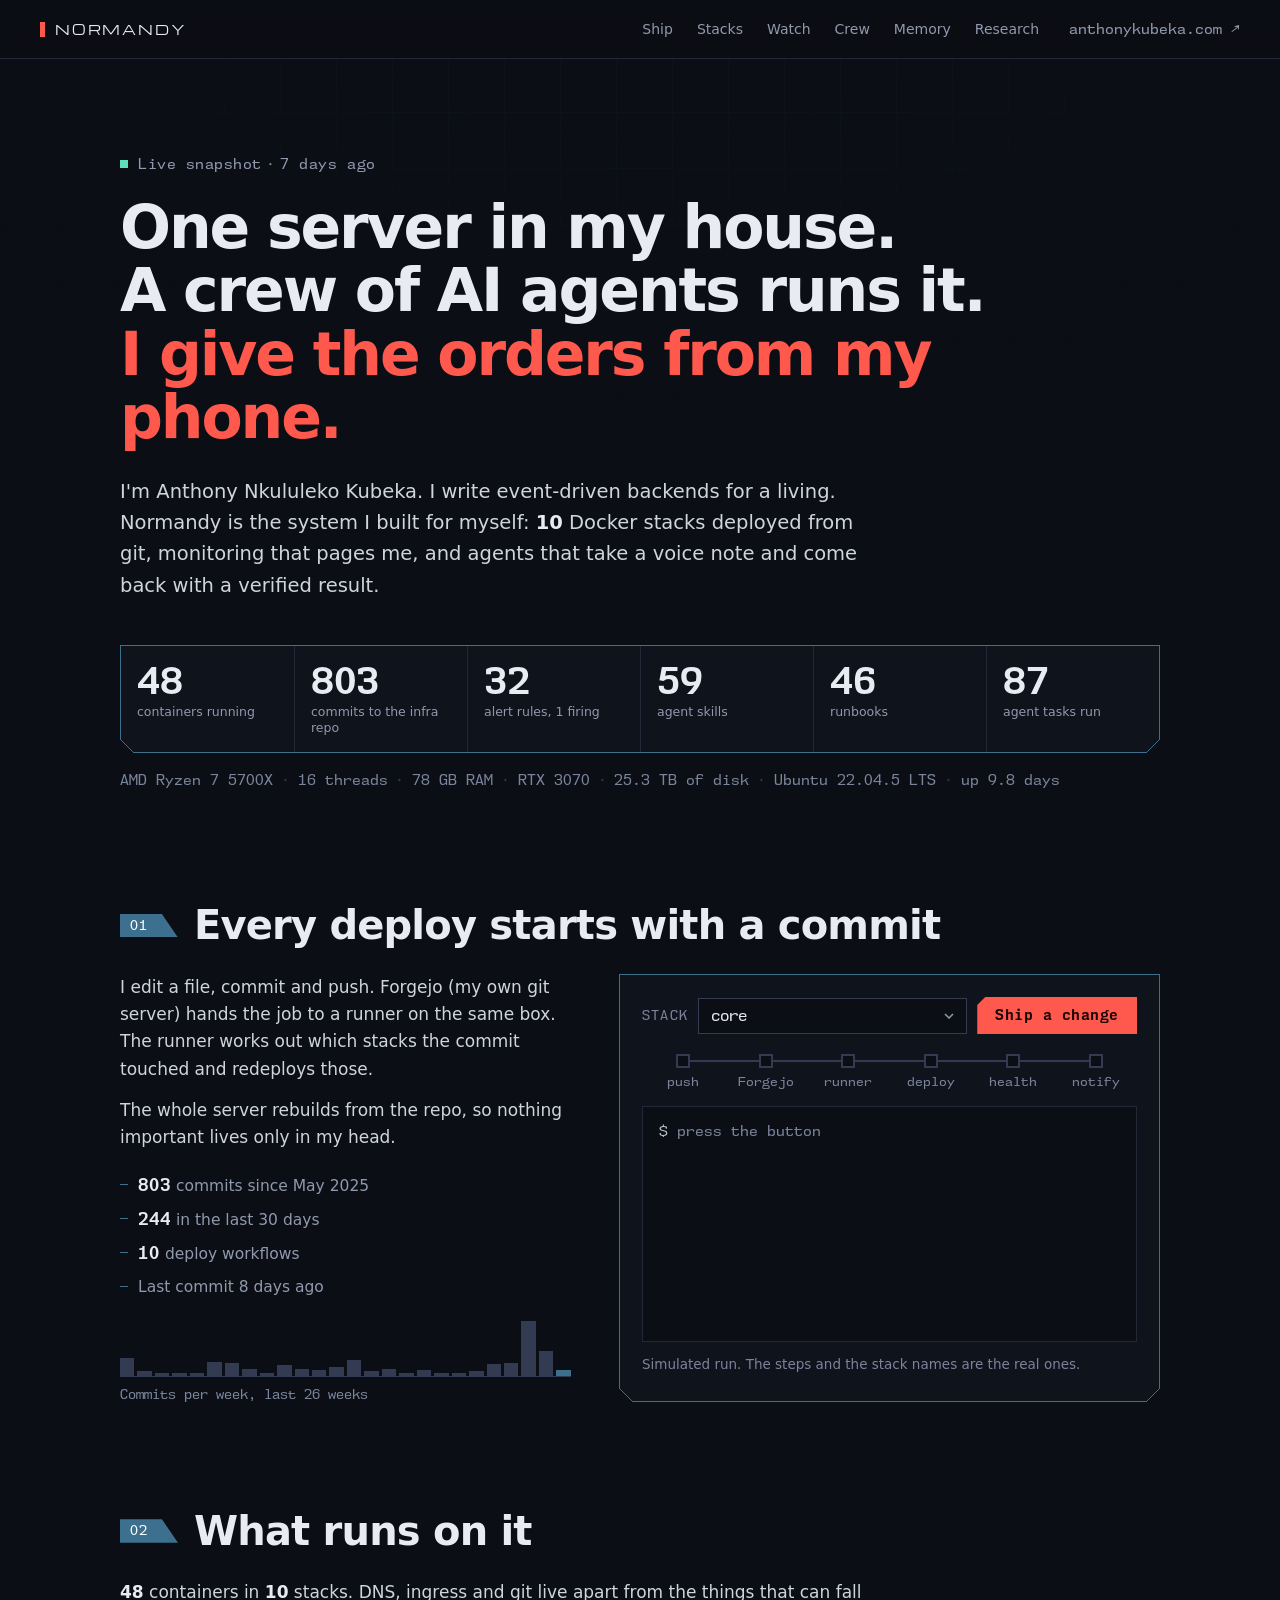
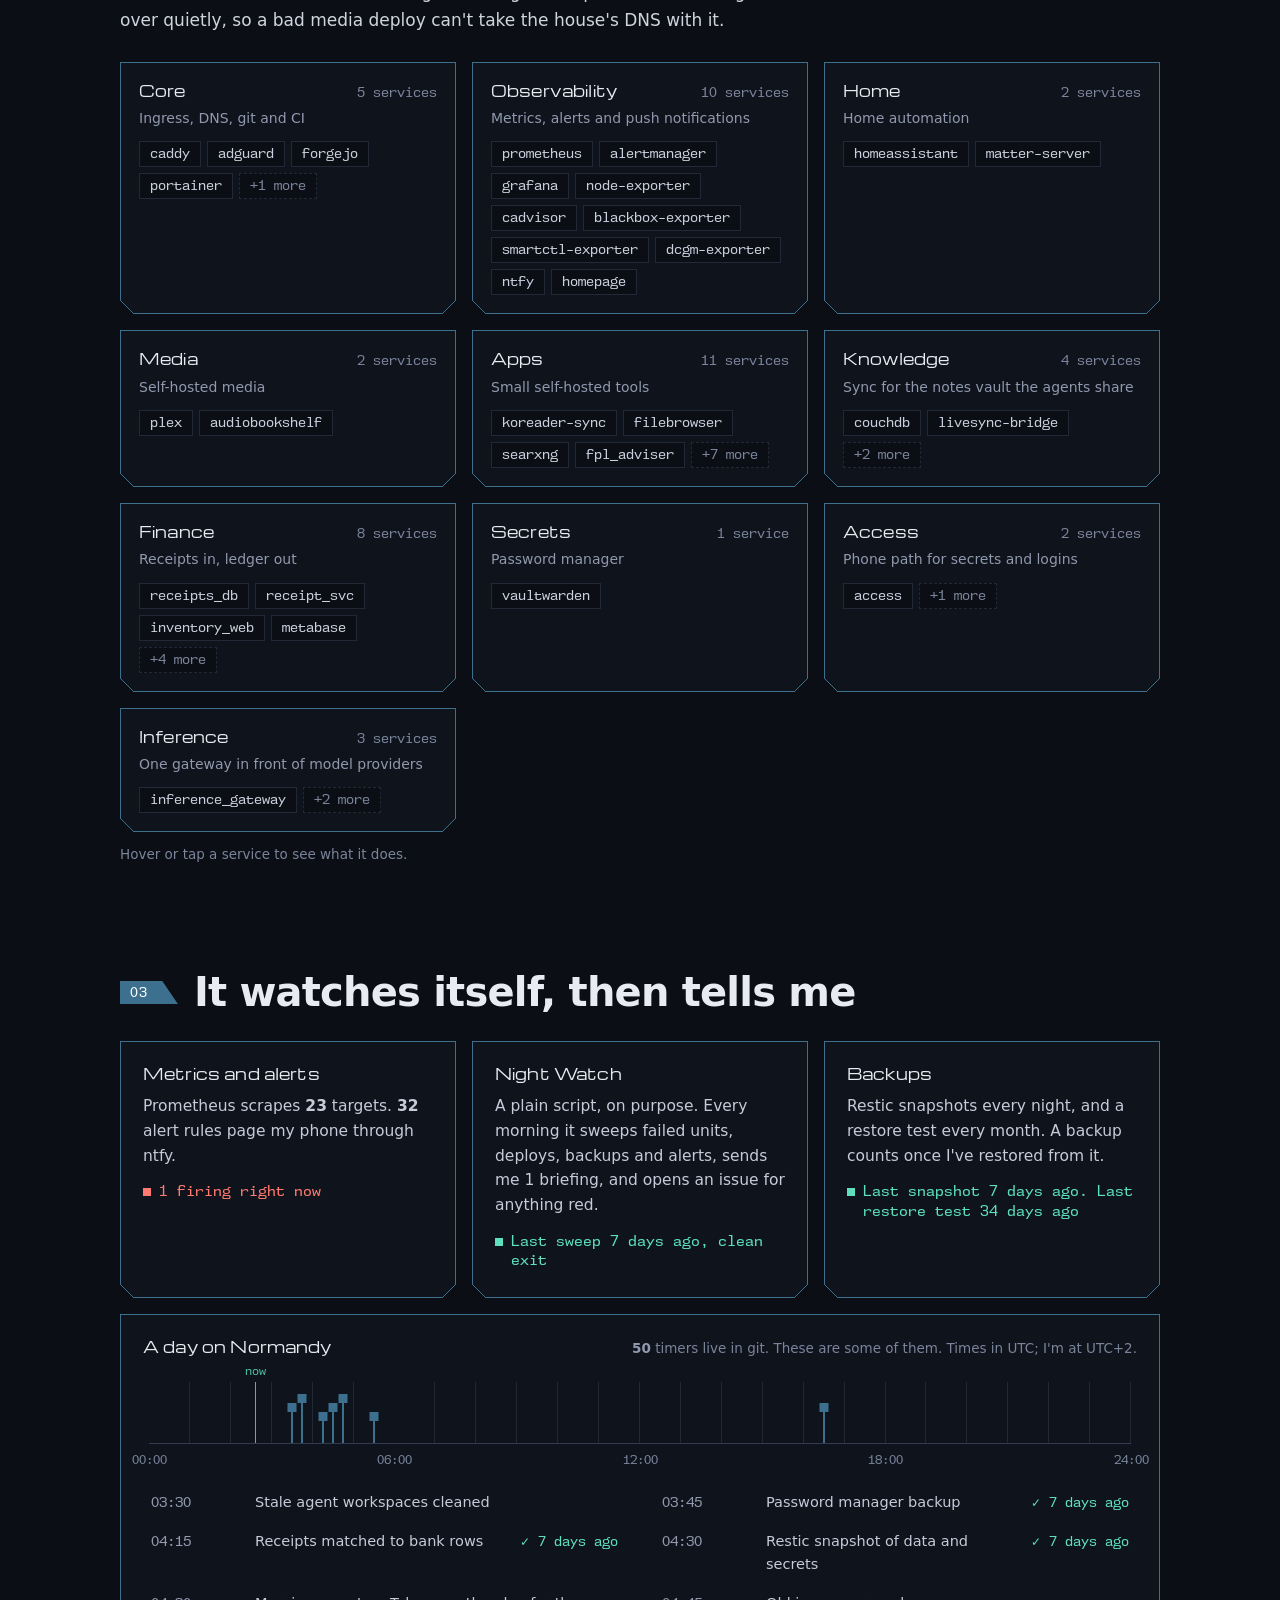
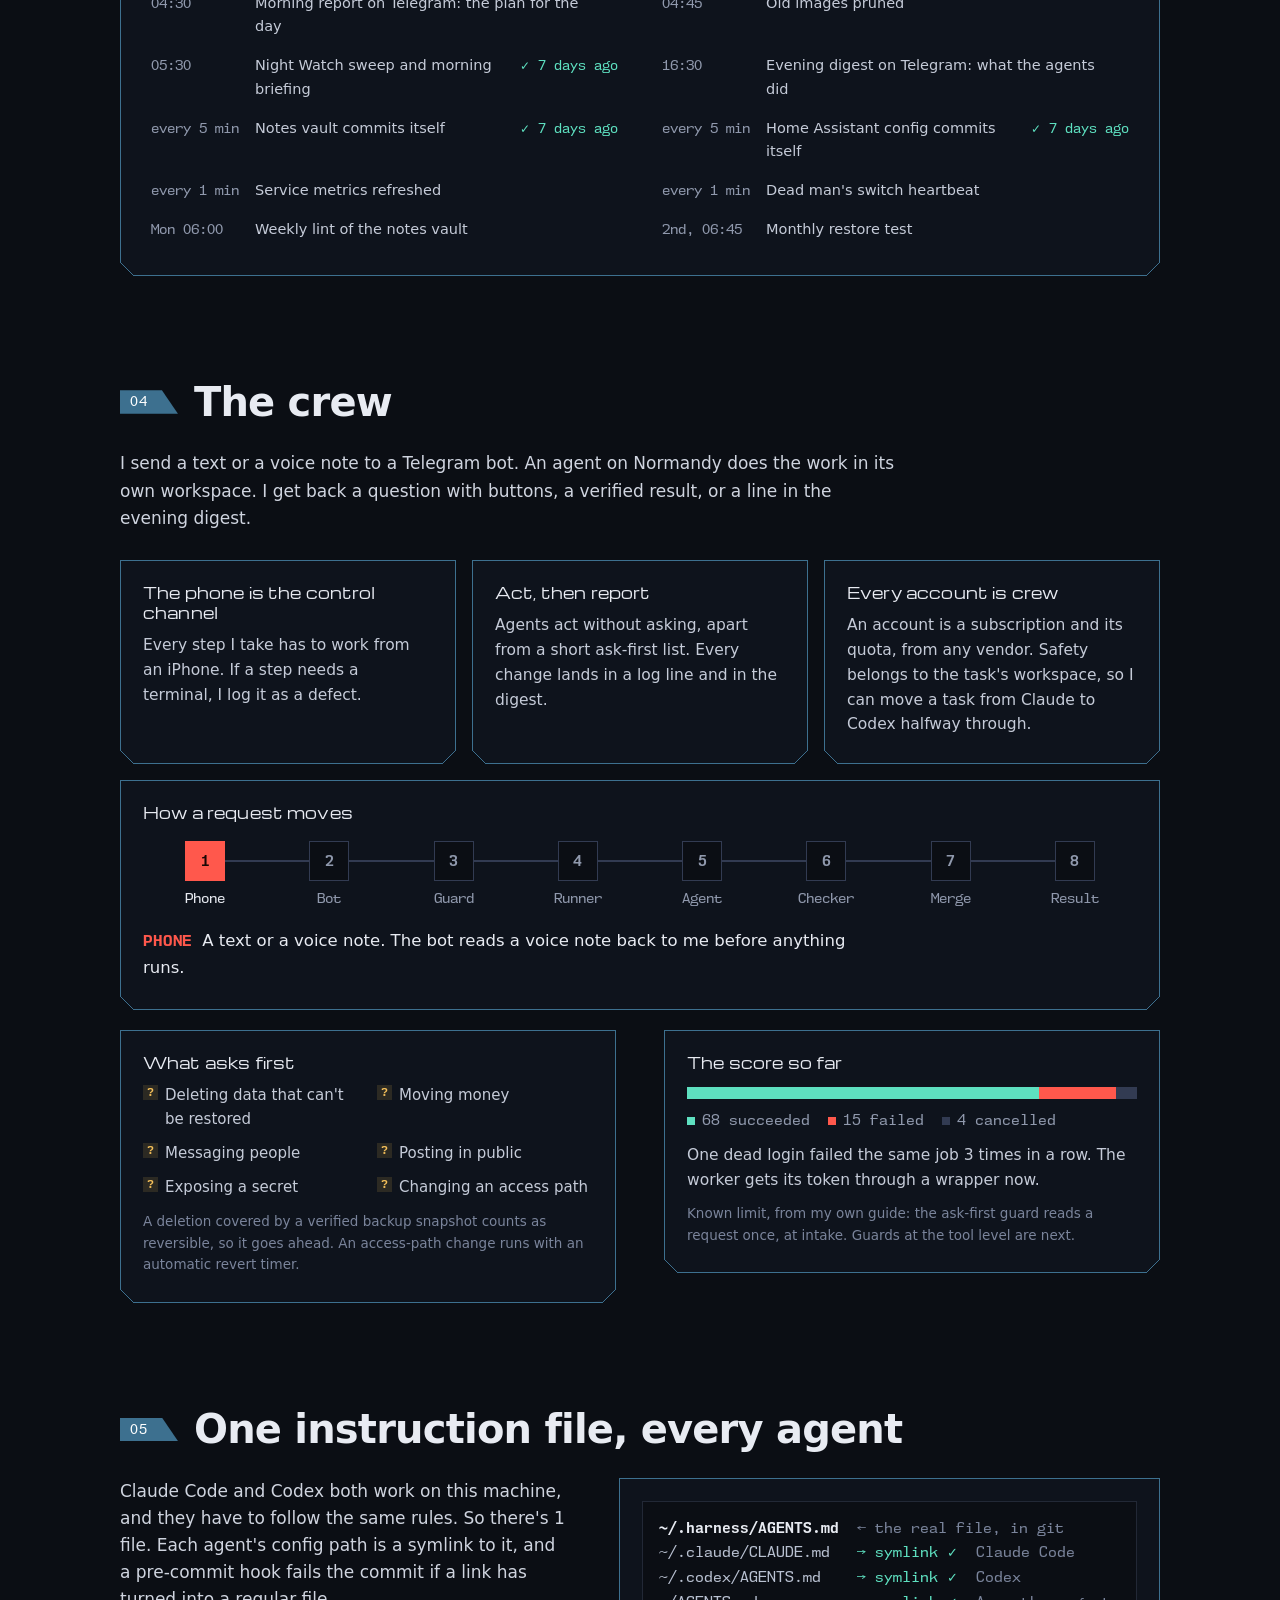
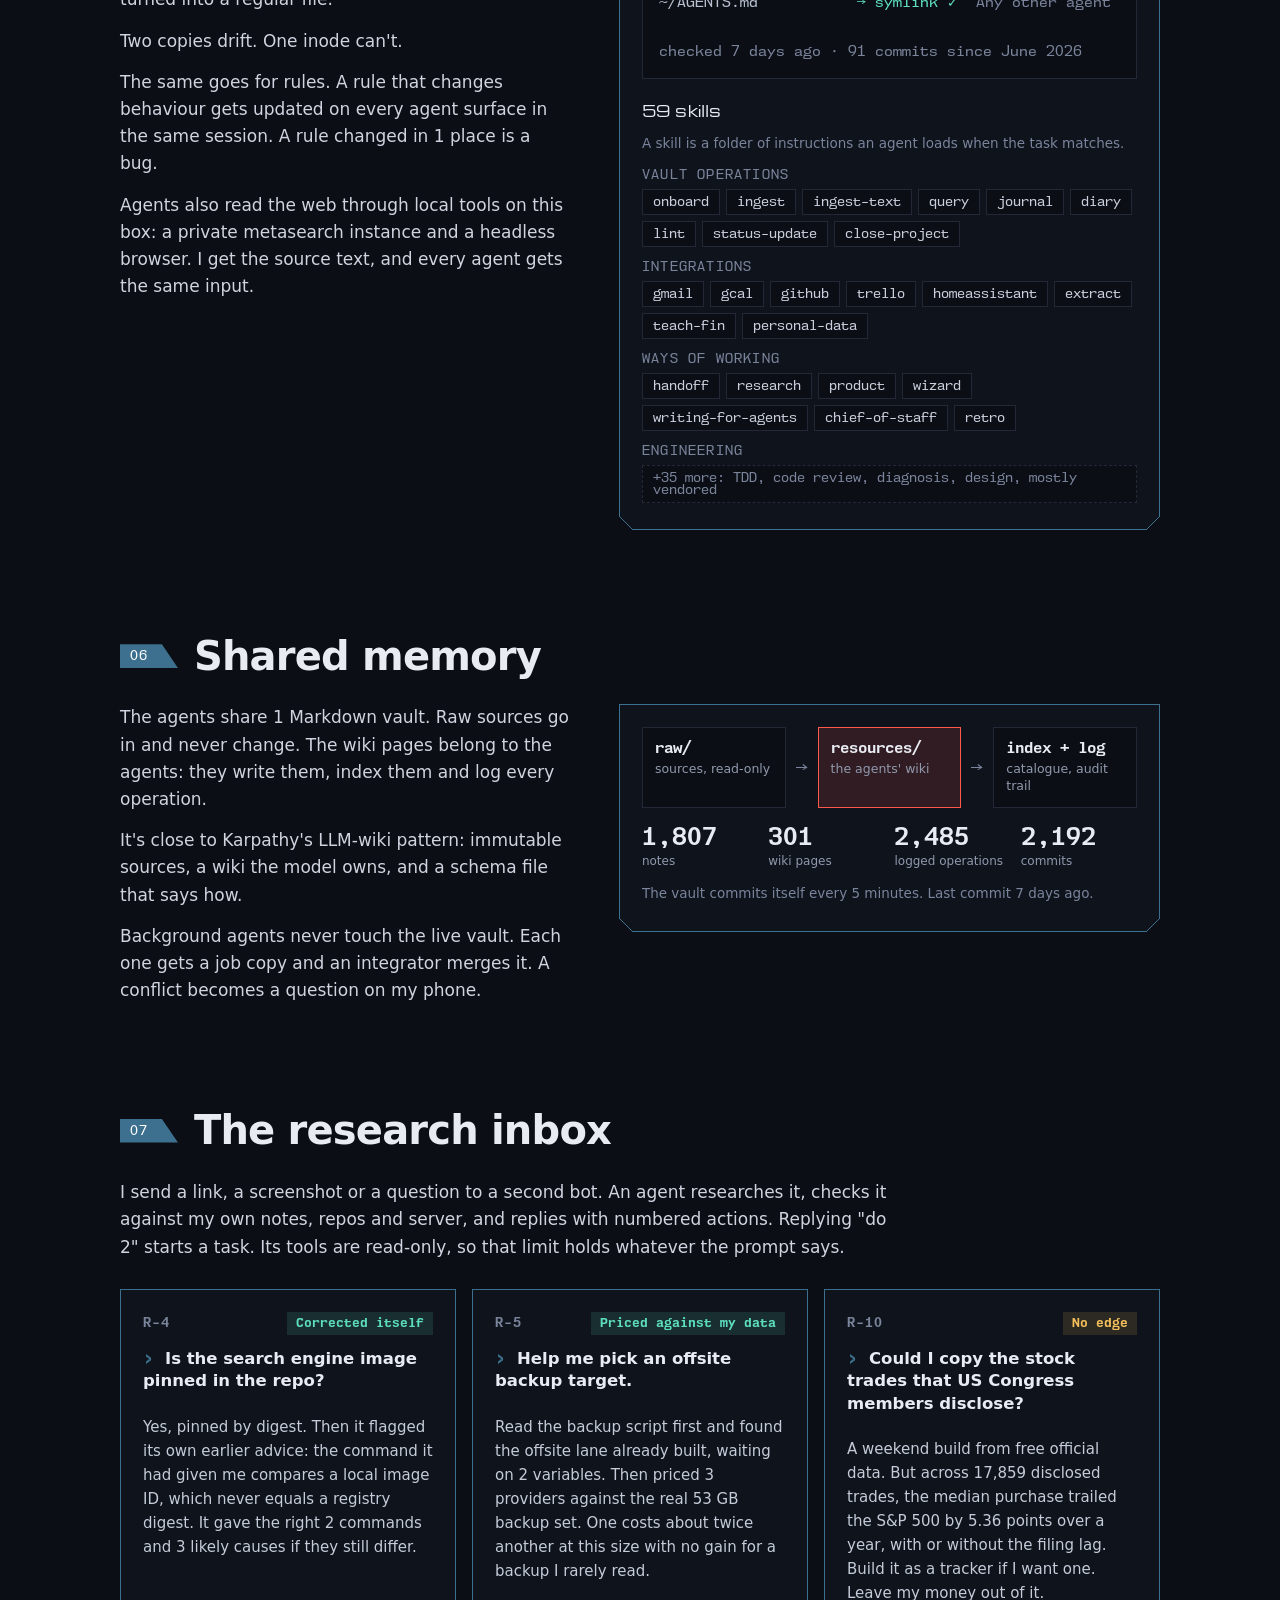
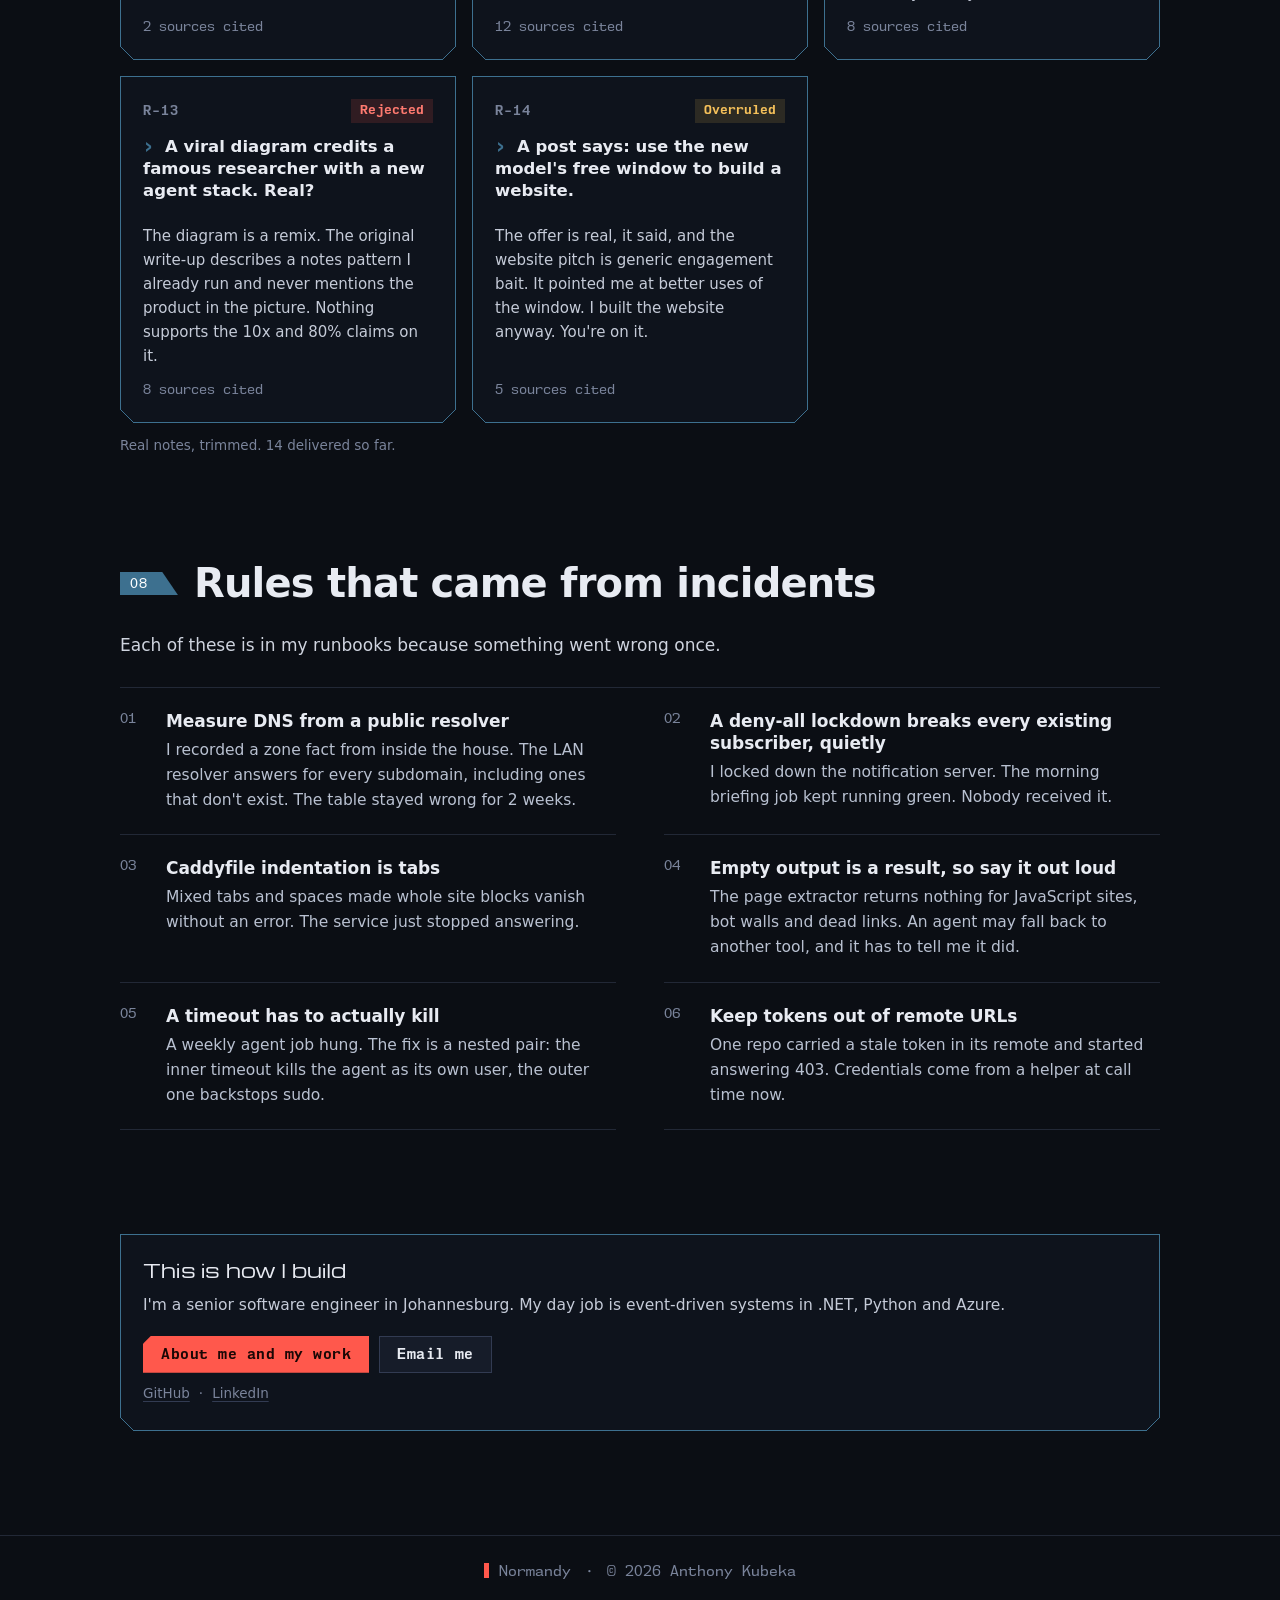
<file: index.html>
<!doctype html>
<html lang="en">
<head>
  <meta charset="utf-8">
  <title>Normandy: a homelab run by AI agents | Anthony Kubeka</title>
  <meta name="viewport" content="width=device-width, initial-scale=1">
  <meta name="description" content="One server in my house, 10 Docker stacks deployed from git, and a crew of AI agents I direct from my phone. A live snapshot of the system Anthony Kubeka built.">
  <meta http-equiv="Content-Security-Policy" content="default-src 'self'; script-src 'self'; style-src 'self' 'unsafe-inline'; img-src 'self' data:; object-src 'none'; base-uri 'self'; form-action 'none'">
  <meta name="color-scheme" content="dark">
  <meta name="theme-color" content="#0b0e14">
  <meta property="og:title" content="Normandy: a homelab run by AI agents">
  <meta property="og:description" content="One server, 10 stacks deployed from git, and a crew of AI agents directed from a phone. Live snapshot.">
  <meta property="og:type" content="website">
  <meta property="og:url" content="https://demo.anthonykubeka.com/">
  <meta property="og:image" content="https://demo.anthonykubeka.com/assets/og.png">
  <meta property="og:image:width" content="1200">
  <meta property="og:image:height" content="630">
  <meta name="twitter:card" content="summary_large_image">
  <link rel="icon" type="image/svg+xml" href="assets/icon.svg">
  <link rel="stylesheet" href="design/normandy.css">
  <link rel="stylesheet" href="styles.css">
</head>
<body>
  <a class="skip" href="#main">Skip to content</a>

  <header class="top">
    <a class="top__brand" href="#main" aria-label="Normandy, top of page">
      <span class="stripe" aria-hidden="true"></span>NORMANDY
    </a>
    <nav class="top__nav" aria-label="Sections">
      <a href="#ship">Ship</a>
      <a href="#stacks">Stacks</a>
      <a href="#watch">Watch</a>
      <a href="#crew">Crew</a>
      <a href="#memory">Memory</a>
      <a href="#research">Research</a>
    </nav>
    <a class="top__out" href="https://anthonykubeka.com">anthonykubeka.com&nbsp;↗</a>
  </header>

  <main id="main">

    <!-- ───────────── Hero ───────────── -->
    <section class="hero">
      <p class="eyebrow"><span class="pulse" aria-hidden="true"></span>Live snapshot <span class="sep">·</span> <span data-rel="generated_at">loading</span></p>
      <h1>One server in my house.<br>A crew of AI agents runs it.<br><span class="accent">I give the orders from my phone.</span></h1>
      <p class="lede">
        I'm Anthony Nkululeko Kubeka. I write event-driven backends for a living. Normandy is the system I built for myself:
        <b data-bind="stacks.total_stacks">10</b> Docker stacks deployed from git, monitoring that pages me,
        and agents that take a voice note and come back with a verified result.
      </p>

      <dl class="stats" aria-label="Current numbers">
        <div class="stat"><dt>containers running</dt><dd data-bind="containers.running">–</dd></div>
        <div class="stat"><dt>commits to the infra repo</dt><dd data-bind="repo.commits">–</dd></div>
        <div class="stat"><dt>alert rules, <span data-bind="observability.alerts_firing">0</span> firing</dt><dd data-bind="observability.alert_rules">–</dd></div>
        <div class="stat"><dt>agent skills</dt><dd data-bind="harness.skills_total">–</dd></div>
        <div class="stat"><dt>runbooks</dt><dd data-bind="vault.runbooks">–</dd></div>
        <div class="stat"><dt>agent tasks run</dt><dd data-bind="tasks.total">–</dd></div>
      </dl>

      <p class="hardware" id="hardware" aria-label="Hardware"></p>
    </section>

    <!-- ───────────── 01 Ship ───────────── -->
    <section id="ship" class="section">
      <header class="section__head">
        <p class="num">01</p>
        <h2>Every deploy starts with a commit</h2>
      </header>
      <div class="cols">
        <div class="prose">
          <p>I edit a file, commit and push. Forgejo (my own git server) hands the job to a runner on the same box. The runner works out which stacks the commit touched and redeploys those.</p>
          <p>The whole server rebuilds from the repo, so nothing important lives only in my head.</p>
          <ul class="facts">
            <li><b data-bind="repo.commits">–</b> commits since <span data-month="repo.first_commit">2025</span></li>
            <li><b data-bind="repo.commits_30d">–</b> in the last 30 days</li>
            <li><b data-bind="repo.workflows">–</b> deploy workflows</li>
            <li>Last commit <span data-rel="repo.last_commit">–</span></li>
          </ul>
          <div class="activity" id="activity" role="img" aria-label="Commits per week"></div>
          <p class="caption activity__cap">Commits per week, last 26 weeks</p>
        </div>

        <div class="panel pipeline" id="pipeline">
          <div class="pipeline__bar">
            <label for="pipeline-stack">Stack</label>
            <select id="pipeline-stack"></select>
            <button class="btn" id="pipeline-run" type="button">Ship a change</button>
          </div>
          <ol class="pipeline__steps" id="pipeline-steps">
            <li data-step="0"><span class="node"></span>push</li>
            <li data-step="1"><span class="node"></span>Forgejo</li>
            <li data-step="2"><span class="node"></span>runner</li>
            <li data-step="3"><span class="node"></span>deploy</li>
            <li data-step="4"><span class="node"></span>health</li>
            <li data-step="5"><span class="node"></span>notify</li>
          </ol>
          <pre class="log" id="pipeline-log" aria-live="polite">$ <span class="dim">press the button</span></pre>
          <p class="caption">Simulated run. The steps and the stack names are the real ones.</p>
        </div>
      </div>
    </section>

    <!-- ───────────── 02 Stacks ───────────── -->
    <section id="stacks" class="section">
      <header class="section__head">
        <p class="num">02</p>
        <h2>What runs on it</h2>
      </header>
      <p class="prose prose--wide">
        <b data-bind="containers.running">–</b> containers in <b data-bind="stacks.total_stacks">–</b> stacks.
        DNS, ingress and git live apart from the things that can fall over quietly, so a bad media deploy can't take the house's DNS with it.
      </p>
      <div class="grid grid--stacks" id="stack-grid"></div>
      <p class="caption">Hover or tap a service to see what it does.</p>
    </section>

    <!-- ───────────── 03 Watch ───────────── -->
    <section id="watch" class="section">
      <header class="section__head">
        <p class="num">03</p>
        <h2>It watches itself, then tells me</h2>
      </header>
      <div class="grid grid--3">
        <article class="card">
          <h3>Metrics and alerts</h3>
          <p>Prometheus scrapes <b data-bind="observability.targets_up">–</b> targets. <b data-bind="observability.alert_rules">–</b> alert rules page my phone through ntfy.</p>
          <p class="status" id="alert-status"></p>
        </article>
        <article class="card">
          <h3>Night Watch</h3>
          <p>A plain script, on purpose. Every morning it sweeps failed units, deploys, backups and alerts, sends me 1 briefing, and opens an issue for anything red.</p>
          <p class="status" id="nightwatch-status"></p>
        </article>
        <article class="card">
          <h3>Backups</h3>
          <p>Restic snapshots every night, and a restore test every month. A backup counts once I've restored from it.</p>
          <p class="status" id="backup-status"></p>
        </article>
      </div>

      <div class="panel day">
        <div class="day__head">
          <h3>A day on Normandy</h3>
          <p class="caption"><b data-bind="timers.total">–</b> timers live in git. These are some of them. Times in UTC; I'm at UTC+2.</p>
        </div>
        <div class="day__track" id="day-track" role="img" aria-label="Scheduled jobs across 24 hours"></div>
        <ul class="day__list" id="day-list"></ul>
      </div>
    </section>

    <!-- ───────────── 04 Crew ───────────── -->
    <section id="crew" class="section">
      <header class="section__head">
        <p class="num">04</p>
        <h2>The crew</h2>
      </header>
      <p class="prose prose--wide">
        I send a text or a voice note to a Telegram bot. An agent on Normandy does the work in its own workspace.
        I get back a question with buttons, a verified result, or a line in the evening digest.
      </p>

      <div class="grid grid--3">
        <article class="card card--rule">
          <h3>The phone is the control channel</h3>
          <p>Every step I take has to work from an iPhone. If a step needs a terminal, I log it as a defect.</p>
        </article>
        <article class="card card--rule">
          <h3>Act, then report</h3>
          <p>Agents act without asking, apart from a short ask-first list. Every change lands in a log line and in the digest.</p>
        </article>
        <article class="card card--rule">
          <h3>Every account is crew</h3>
          <p>An account is a subscription and its quota, from any vendor. Safety belongs to the task's workspace, so I can move a task from Claude to Codex halfway through.</p>
        </article>
      </div>

      <div class="panel path" id="path">
        <h3>How a request moves</h3>
        <ol class="path__nodes" id="path-nodes"></ol>
        <p class="path__detail" id="path-detail" aria-live="polite"></p>
      </div>

      <div class="cols cols--even">
        <div class="panel">
          <h3>What asks first</h3>
          <ul class="ticks">
            <li>Deleting data that can't be restored</li>
            <li>Moving money</li>
            <li>Messaging people</li>
            <li>Posting in public</li>
            <li>Exposing a secret</li>
            <li>Changing an access path</li>
          </ul>
          <p class="caption">A deletion covered by a verified backup snapshot counts as reversible, so it goes ahead. An access-path change runs with an automatic revert timer.</p>
        </div>
        <div class="panel">
          <h3>The score so far</h3>
          <div class="score" id="task-score"></div>
          <p>One dead login failed the same job 3 times in a row. The worker gets its token through a wrapper now.</p>
          <p class="caption">Known limit, from my own guide: the ask-first guard reads a request once, at intake. Guards at the tool level are next.</p>
        </div>
      </div>
    </section>

    <!-- ───────────── 05 Harness ───────────── -->
    <section id="harness" class="section">
      <header class="section__head">
        <p class="num">05</p>
        <h2>One instruction file, every agent</h2>
      </header>
      <div class="cols">
        <div class="prose">
          <p>Claude Code and Codex both work on this machine, and they have to follow the same rules. So there's 1 file. Each agent's config path is a symlink to it, and a pre-commit hook fails the commit if a link has turned into a regular file.</p>
          <p>Two copies drift. One inode can't.</p>
          <p>The same goes for rules. A rule that changes behaviour gets updated on every agent surface in the same session. A rule changed in 1 place is a bug.</p>
          <p>Agents also read the web through local tools on this box: a private metasearch instance and a headless browser. I get the source text, and every agent gets the same input.</p>
        </div>
        <div class="panel">
          <pre class="tree" id="surface-tree" aria-label="Instruction file and its symlinks"></pre>
          <h3 class="mt"><span data-bind="harness.skills_total">–</span> skills</h3>
          <p class="caption">A skill is a folder of instructions an agent loads when the task matches.</p>
          <div id="skill-groups"></div>
        </div>
      </div>
    </section>

    <!-- ───────────── 06 Memory ───────────── -->
    <section id="memory" class="section">
      <header class="section__head">
        <p class="num">06</p>
        <h2>Shared memory</h2>
      </header>
      <div class="cols">
        <div class="prose">
          <p>The agents share 1 Markdown vault. Raw sources go in and never change. The wiki pages belong to the agents: they write them, index them and log every operation.</p>
          <p>It's close to Karpathy's LLM-wiki pattern: immutable sources, a wiki the model owns, and a schema file that says how.</p>
          <p>Background agents never touch the live vault. Each one gets a job copy and an integrator merges it. A conflict becomes a question on my phone.</p>
        </div>
        <div class="panel">
          <div class="flow" aria-label="How a source becomes a wiki page">
            <div class="flow__box"><b>raw/</b><span>sources, read-only</span></div>
            <span class="flow__arrow" aria-hidden="true">→</span>
            <div class="flow__box flow__box--hot"><b>resources/</b><span>the agents' wiki</span></div>
            <span class="flow__arrow" aria-hidden="true">→</span>
            <div class="flow__box"><b>index + log</b><span>catalogue, audit trail</span></div>
          </div>
          <dl class="mini">
            <div><dt>notes</dt><dd data-bind="vault.notes">–</dd></div>
            <div><dt>wiki pages</dt><dd data-bind="vault.wiki_pages">–</dd></div>
            <div><dt>logged operations</dt><dd data-bind="vault.log_entries">–</dd></div>
            <div><dt>commits</dt><dd data-bind="vault.commits">–</dd></div>
          </dl>
          <p class="caption">The vault commits itself every 5 minutes. Last commit <span data-rel-timer="Notes vault commits itself">–</span>.</p>
        </div>
      </div>
    </section>

    <!-- ───────────── 07 Research ───────────── -->
    <section id="research" class="section">
      <header class="section__head">
        <p class="num">07</p>
        <h2>The research inbox</h2>
      </header>
      <p class="prose prose--wide">
        I send a link, a screenshot or a question to a second bot. An agent researches it, checks it against my own notes, repos and server, and replies with numbered actions. Replying "do 2" starts a task.
        Its tools are read-only, so that limit holds whatever the prompt says.
      </p>
      <div class="grid grid--research" id="research-grid"></div>
      <p class="caption">Real notes, trimmed. 14 delivered so far.</p>
    </section>

    <!-- ───────────── 08 Rules ───────────── -->
    <section id="rules" class="section">
      <header class="section__head">
        <p class="num">08</p>
        <h2>Rules that came from incidents</h2>
      </header>
      <p class="prose prose--wide">Each of these is in my runbooks because something went wrong once.</p>
      <ol class="rules">
        <li>
          <h3>Measure DNS from a public resolver</h3>
          <p>I recorded a zone fact from inside the house. The LAN resolver answers for every subdomain, including ones that don't exist. The table stayed wrong for 2 weeks.</p>
        </li>
        <li>
          <h3>A deny-all lockdown breaks every existing subscriber, quietly</h3>
          <p>I locked down the notification server. The morning briefing job kept running green. Nobody received it.</p>
        </li>
        <li>
          <h3>Caddyfile indentation is tabs</h3>
          <p>Mixed tabs and spaces made whole site blocks vanish without an error. The service just stopped answering.</p>
        </li>
        <li>
          <h3>Empty output is a result, so say it out loud</h3>
          <p>The page extractor returns nothing for JavaScript sites, bot walls and dead links. An agent may fall back to another tool, and it has to tell me it did.</p>
        </li>
        <li>
          <h3>A timeout has to actually kill</h3>
          <p>A weekly agent job hung. The fix is a nested pair: the inner timeout kills the agent as its own user, the outer one backstops sudo.</p>
        </li>
        <li>
          <h3>Keep tokens out of remote URLs</h3>
          <p>One repo carried a stale token in its remote and started answering 403. Credentials come from a helper at call time now.</p>
        </li>
      </ol>
    </section>

    <!-- ───────────── Close ───────────── -->
    <section id="close" class="section section--last">
      <div class="panel cta">
        <h3>This is how I build</h3>
        <p>I'm a senior software engineer in Johannesburg. My day job is event-driven systems in .NET, Python and Azure.</p>
        <p class="cta__links">
          <a class="btn" href="https://anthonykubeka.com">About me and my work</a>
          <a class="btn btn--ghost" href="mailto:anthonykubeka@gmail.com">Email me</a>
        </p>
        <p class="caption"><a href="https://github.com/AnthonyKubeka">GitHub</a> <span class="sep">·</span> <a href="https://www.linkedin.com/in/anthony-kubeka/">LinkedIn</a></p>
      </div>
    </section>
  </main>

  <footer class="foot">
    <p><span class="stripe" aria-hidden="true"></span>Normandy <span class="sep">·</span> © <span id="year">2026</span> Anthony Kubeka</p>
  </footer>

  <script src="app.js" defer></script>
</body>
</html>
</file>
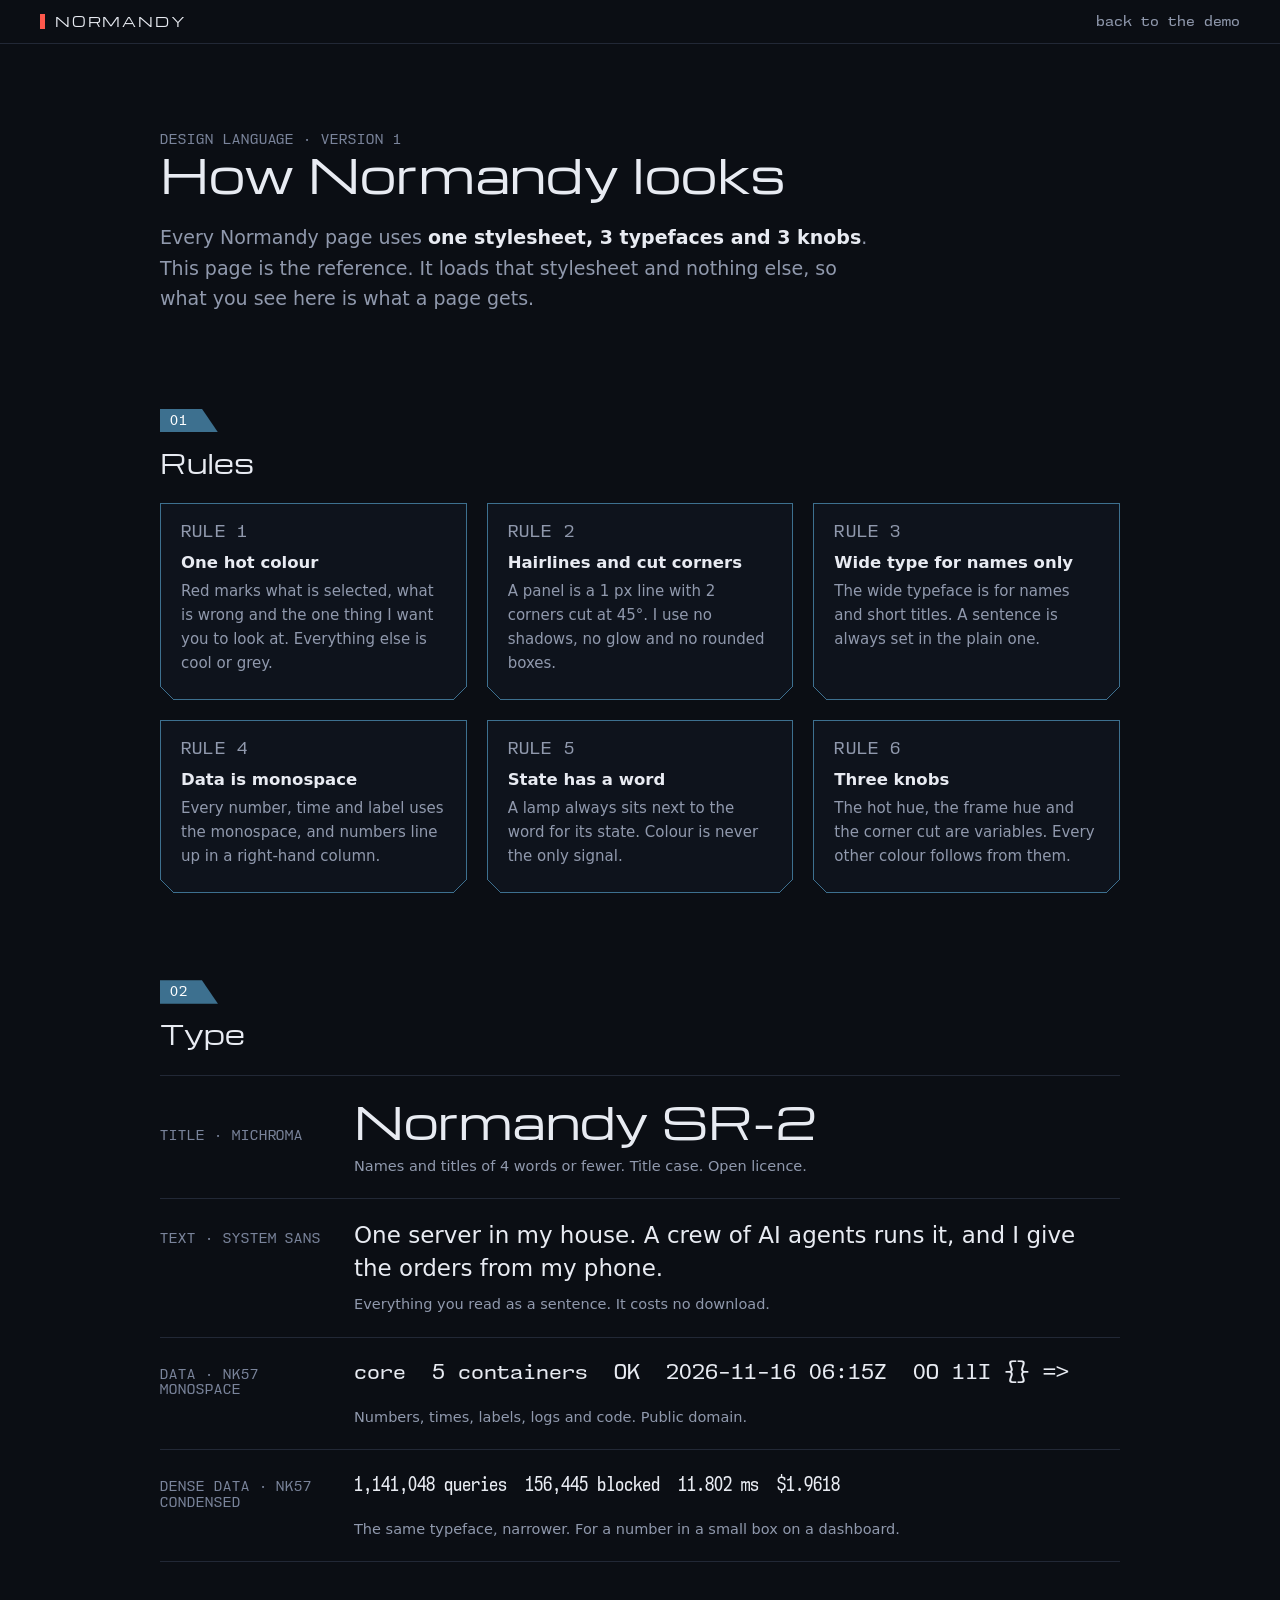
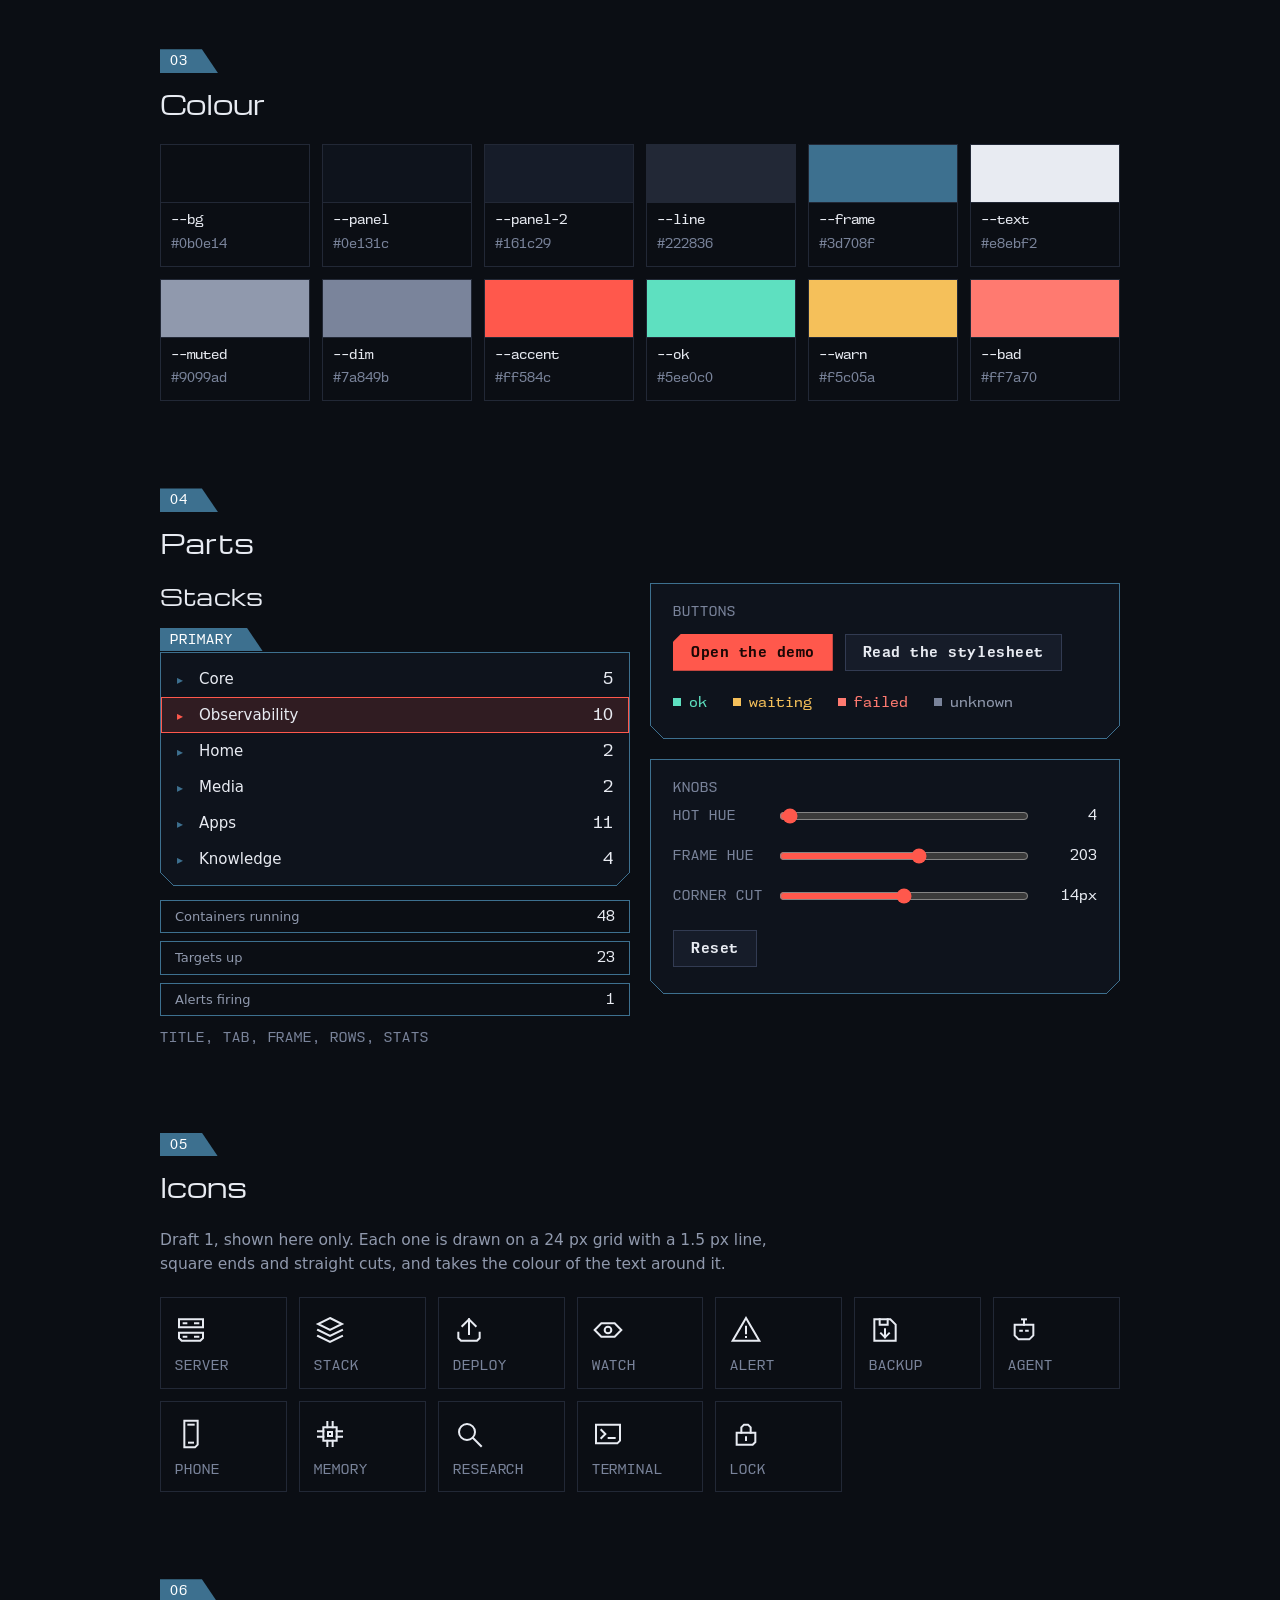
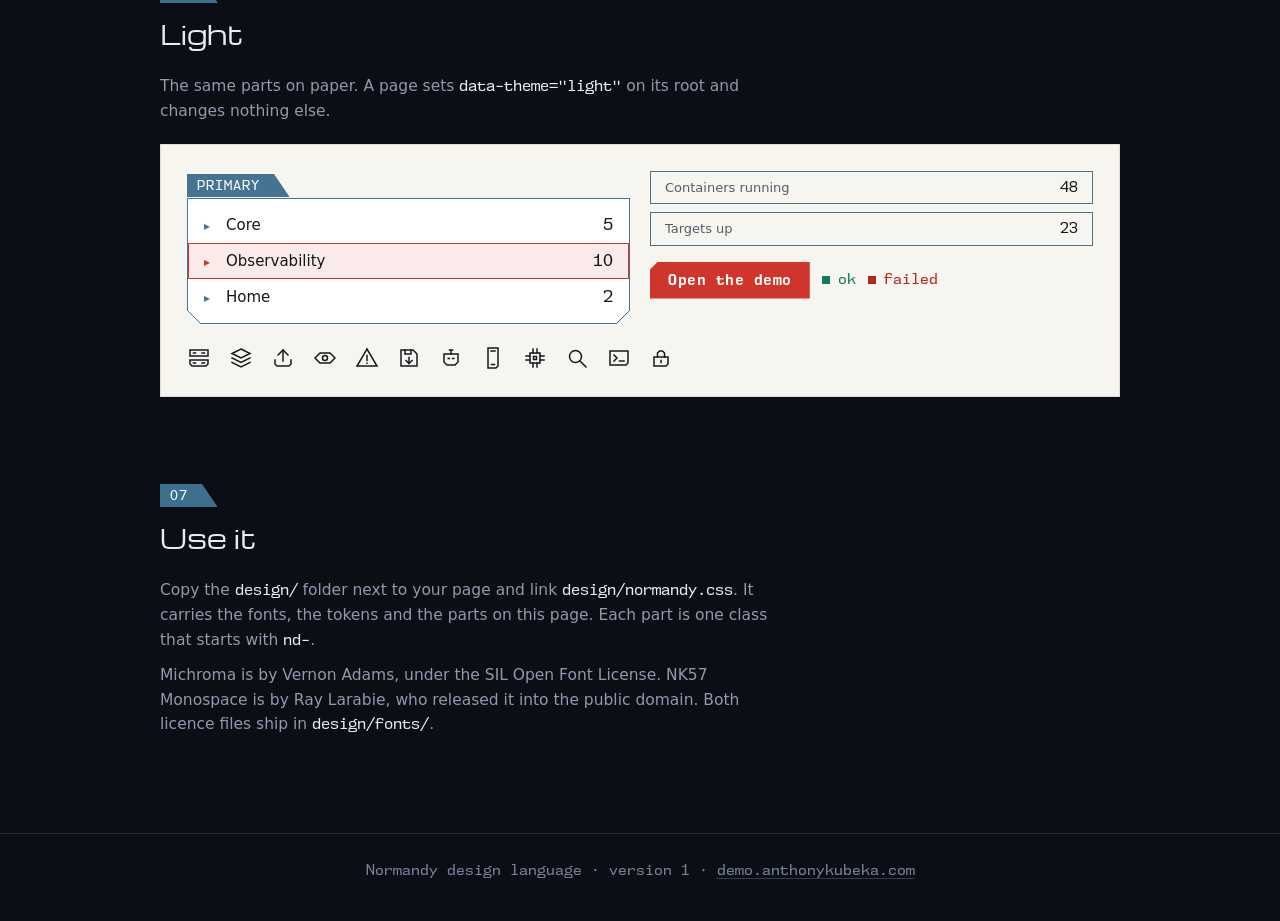
<file: design/index.html>
<!doctype html>
<html lang="en">
<head>
  <meta charset="utf-8">
  <title>Normandy design language | Anthony Kubeka</title>
  <meta name="viewport" content="width=device-width, initial-scale=1">
  <meta name="description" content="The type, colour and parts that every Normandy page uses. One stylesheet, 3 fonts, 3 knobs.">
  <meta name="color-scheme" content="dark">
  <meta name="theme-color" content="#0b0e14">
  <link rel="icon" type="image/svg+xml" href="../assets/icon.svg">
  <link rel="stylesheet" href="normandy.css">
  <link rel="stylesheet" href="icons.css">
  <style>
    *, *::before, *::after { box-sizing: border-box; }
    body { margin: 0; background: var(--bg); color: var(--text); font: 400 17px/1.6 var(--sans); -webkit-font-smoothing: antialiased; overflow-x: hidden; }
    a { color: inherit; text-decoration-color: var(--line-2); text-underline-offset: 3px; }
    a:hover { text-decoration-color: var(--accent); }
    :focus-visible { outline: 2px solid var(--accent); outline-offset: 3px; }
    h1, h2, h3, p, ul, dl, dd { margin: 0; }
    ul { padding: 0; list-style: none; }
    code { font-family: var(--mono); font-size: 0.88em; color: var(--text); }

    .bar { display: flex; align-items: center; justify-content: space-between; gap: 16px; padding: 14px var(--gutter); border-bottom: 1px solid var(--line); }
    .bar a { text-decoration: none; }
    .brand { font: 400 13px/1 var(--display); letter-spacing: 0.14em; }
    .back { font: 400 13px/1 var(--mono); color: var(--muted); }
    .back:hover { color: var(--accent); }

    main { max-width: 1040px; margin: 0 auto; padding: 0 var(--gutter) 96px; }
    .hero { padding: clamp(44px, 8vw, 88px) 0 8px; }
    h1 { font: 400 clamp(26px, 5vw, 46px)/1.15 var(--display); letter-spacing: 0.005em; }
    .lede { margin-top: 22px; max-width: 60ch; color: var(--muted); font-size: clamp(17px, 2vw, 19px); }
    .lede b { color: var(--text); font-weight: 600; }

    section { padding-top: clamp(48px, 8vw, 84px); }
    .head { margin-bottom: 24px; }
    h2 { font: 400 clamp(19px, 3vw, 26px)/1.25 var(--display); margin-top: 14px; }
    .note { color: var(--muted); font-size: 15.5px; max-width: 62ch; }
    .note + .note { margin-top: 10px; }

    .grid { display: grid; gap: 20px; }
    .g2 { grid-template-columns: repeat(2, minmax(0, 1fr)); }
    .g3 { grid-template-columns: repeat(3, minmax(0, 1fr)); }
    .pad { padding: 20px 22px 26px; }

    .rule { padding: 18px 20px 24px; }
    .rule h3 { font: 600 16.5px/1.3 var(--sans); margin: 10px 0 6px; }
    .rule p { color: var(--muted); font-size: 15px; }

    .type { display: grid; grid-template-columns: 170px minmax(0, 1fr); gap: 8px 24px; align-items: baseline; padding: 20px 0; border-top: 1px solid var(--line); }
    .type:last-child { border-bottom: 1px solid var(--line); }
    .type > div, .type > p:not(.nd-label) { grid-column: 2; }
    .type > p:not(.nd-label) { color: var(--muted); font-size: 14.5px; }
    .t-display { font: 400 clamp(24px, 5vw, 44px)/1.15 var(--display); overflow-wrap: anywhere; }
    .t-sans { font: 400 clamp(18px, 2.6vw, 23px)/1.45 var(--sans); }
    .t-mono { font: 400 clamp(14px, 2.2vw, 19px)/1.5 var(--mono); overflow-wrap: anywhere; }

    .swatches { display: grid; grid-template-columns: repeat(auto-fill, minmax(150px, 1fr)); gap: 12px; }
    .sw { border: 1px solid var(--line); }
    .sw i { display: block; height: 58px; border-bottom: 1px solid var(--line); }
    .sw div { padding: 8px 10px 10px; }
    .sw b { display: block; font: 400 12.5px/1.4 var(--mono); }
    .sw span { font: 400 12px/1.4 var(--mono); color: var(--dim); }

    .demo-title { font-size: 22px; margin-bottom: 14px; }
    .demo-foot { margin-top: 14px; }
    .stack-of-stats { margin-top: 14px; }
    .buttons { display: flex; flex-wrap: wrap; gap: 12px; align-items: center; }
    .lamps { display: flex; flex-wrap: wrap; gap: 10px 26px; margin-top: 22px; }

    .knob { display: grid; grid-template-columns: 90px minmax(0, 1fr) 56px; gap: 14px; align-items: center; padding: 10px 0; }
    .knob input { width: 100%; accent-color: var(--accent); }
    .knob output { font: 400 13px/1 var(--mono); text-align: right; }
    .reset { margin-top: 14px; }

    .icons { display: grid; grid-template-columns: repeat(auto-fill, minmax(118px, 1fr)); gap: 12px; }
    .ico { display: flex; flex-direction: column; align-items: flex-start; gap: 12px; padding: 16px 14px 14px; border: 1px solid var(--line); }
    .ico .nd-icon { width: 32px; height: 32px; color: var(--text); }
    .icons--row { display: flex; flex-wrap: wrap; gap: 18px; margin-top: 22px; color: var(--text); }
    .nd-light { background: var(--bg); color: var(--text); padding: 26px; border: 1px solid var(--line); }
    .foot { border-top: 1px solid var(--line); padding: 26px var(--gutter) 40px; text-align: center; font: 400 13px/1.6 var(--mono); color: var(--dim); }

    @media (max-width: 820px) {
      .g2, .g3 { grid-template-columns: minmax(0, 1fr); }
      .type { grid-template-columns: minmax(0, 1fr); }
      .type > div, .type > p:not(.nd-label) { grid-column: 1; }
    }
  </style>
</head>
<body>
  <header class="bar">
    <a class="brand" href="../"><span class="nd-stripe" aria-hidden="true"></span>NORMANDY</a>
    <a class="back" href="../">back to the demo</a>
  </header>

  <main id="main">
    <div class="hero">
      <p class="nd-label">Design language · version 1</p>
      <h1>How Normandy looks</h1>
      <p class="lede">Every Normandy page uses <b>one stylesheet, 3 typefaces and 3 knobs</b>. This page is the reference. It loads that stylesheet and nothing else, so what you see here is what a page gets.</p>
    </div>

    <section aria-labelledby="h-rules">
      <div class="head">
        <span class="nd-tab">01</span>
        <h2 id="h-rules">Rules</h2>
      </div>
      <div class="grid g3">
        <div class="nd-frame rule">
          <p class="nd-label">Rule 1</p>
          <h3>One hot colour</h3>
          <p>Red marks what is selected, what is wrong and the one thing I want you to look at. Everything else is cool or grey.</p>
        </div>
        <div class="nd-frame rule">
          <p class="nd-label">Rule 2</p>
          <h3>Hairlines and cut corners</h3>
          <p>A panel is a 1 px line with 2 corners cut at 45°. I use no shadows, no glow and no rounded boxes.</p>
        </div>
        <div class="nd-frame rule">
          <p class="nd-label">Rule 3</p>
          <h3>Wide type for names only</h3>
          <p>The wide typeface is for names and short titles. A sentence is always set in the plain one.</p>
        </div>
        <div class="nd-frame rule">
          <p class="nd-label">Rule 4</p>
          <h3>Data is monospace</h3>
          <p>Every number, time and label uses the monospace, and numbers line up in a right-hand column.</p>
        </div>
        <div class="nd-frame rule">
          <p class="nd-label">Rule 5</p>
          <h3>State has a word</h3>
          <p>A lamp always sits next to the word for its state. Colour is never the only signal.</p>
        </div>
        <div class="nd-frame rule">
          <p class="nd-label">Rule 6</p>
          <h3>Three knobs</h3>
          <p>The hot hue, the frame hue and the corner cut are variables. Every other colour follows from them.</p>
        </div>
      </div>
    </section>

    <section aria-labelledby="h-type">
      <div class="head">
        <span class="nd-tab">02</span>
        <h2 id="h-type">Type</h2>
      </div>
      <div>
        <div class="type">
          <p class="nd-label">Title · Michroma</p>
          <div class="t-display">Normandy SR-2</div>
          <p>Names and titles of 4 words or fewer. Title case. Open licence.</p>
        </div>
        <div class="type">
          <p class="nd-label">Text · system sans</p>
          <div class="t-sans">One server in my house. A crew of AI agents runs it, and I give the orders from my phone.</div>
          <p>Everything you read as a sentence. It costs no download.</p>
        </div>
        <div class="type">
          <p class="nd-label">Data · NK57 Monospace</p>
          <div class="t-mono">core &nbsp;5 containers &nbsp;OK &nbsp;2026-11-16 06:15Z &nbsp;0O 1lI {} =&gt;</div>
          <p>Numbers, times, labels, logs and code. Public domain.</p>
        </div>
        <div class="type">
          <p class="nd-label">Dense data · NK57 Condensed</p>
          <div class="t-mono" style="font-family: var(--mono-narrow)">1,141,048 queries &nbsp;156,445 blocked &nbsp;11.802 ms &nbsp;$1.9618</div>
          <p>The same typeface, narrower. For a number in a small box on a dashboard.</p>
        </div>
      </div>
    </section>

    <section aria-labelledby="h-colour">
      <div class="head">
        <span class="nd-tab">03</span>
        <h2 id="h-colour">Colour</h2>
      </div>
      <div class="swatches" id="swatches"></div>
    </section>

    <section aria-labelledby="h-parts">
      <div class="head">
        <span class="nd-tab">04</span>
        <h2 id="h-parts">Parts</h2>
      </div>
      <div class="grid g2">
        <div>
          <h3 class="nd-title demo-title">Stacks</h3>
          <span class="nd-tab">Primary</span>
          <div class="nd-frame">
            <ul class="nd-rows" id="rows">
              <li class="nd-row"><span>Core</span><span>5</span></li>
              <li class="nd-row is-selected"><span>Observability</span><span>10</span></li>
              <li class="nd-row"><span>Home</span><span>2</span></li>
              <li class="nd-row"><span>Media</span><span>13</span></li>
              <li class="nd-row"><span>Apps</span><span>9</span></li>
              <li class="nd-row"><span>Knowledge</span><span>4</span></li>
            </ul>
          </div>
          <div class="stack-of-stats">
            <div class="nd-stat"><span>Containers running</span><span data-k="containers.running">60</span></div>
            <div class="nd-stat"><span>Targets up</span><span data-k="observability.targets_up">23</span></div>
            <div class="nd-stat"><span>Alerts firing</span><span data-k="observability.alerts_firing">0</span></div>
          </div>
          <p class="nd-label demo-foot">Title, tab, frame, rows, stats</p>
        </div>
        <div>
          <div class="nd-frame pad">
            <p class="nd-label">Buttons</p>
            <div class="buttons" style="margin-top:14px">
              <a class="nd-btn" href="../">Open the demo</a>
              <a class="nd-btn nd-btn--ghost" href="normandy.css">Read the stylesheet</a>
            </div>
            <div class="lamps">
              <span class="nd-status is-ok">ok</span>
              <span class="nd-status is-warn">waiting</span>
              <span class="nd-status is-bad">failed</span>
              <span class="nd-status">unknown</span>
            </div>
          </div>
          <div class="nd-frame pad" style="margin-top:20px">
            <p class="nd-label">Knobs</p>
            <div class="knob"><label class="nd-label" for="k-hue">Hot hue</label><input id="k-hue" type="range" min="0" max="360" value="4" data-var="--hue"><output>4</output></div>
            <div class="knob"><label class="nd-label" for="k-steel">Frame hue</label><input id="k-steel" type="range" min="0" max="360" value="203" data-var="--steel"><output>203</output></div>
            <div class="knob"><label class="nd-label" for="k-cut">Corner cut</label><input id="k-cut" type="range" min="0" max="28" value="14" data-var="--cut" data-unit="px"><output>14px</output></div>
            <button class="nd-btn nd-btn--ghost reset" id="reset" type="button">Reset</button>
          </div>
        </div>
      </div>
    </section>

    <section aria-labelledby="h-icons">
      <div class="head">
        <span class="nd-tab">05</span>
        <h2 id="h-icons">Icons</h2>
      </div>
      <p class="note" style="margin-bottom:20px">Draft 1, shown here only. Each one is drawn on a 24 px grid with a 1.5 px line, square ends and straight cuts, and takes the colour of the text around it.</p>
      <div class="icons">
          <div class="ico"><span class="nd-icon nd-icon--server" role="img" aria-label="Server"></span><span class="nd-label">Server</span></div>
          <div class="ico"><span class="nd-icon nd-icon--stack" role="img" aria-label="Stack"></span><span class="nd-label">Stack</span></div>
          <div class="ico"><span class="nd-icon nd-icon--deploy" role="img" aria-label="Deploy"></span><span class="nd-label">Deploy</span></div>
          <div class="ico"><span class="nd-icon nd-icon--watch" role="img" aria-label="Watch"></span><span class="nd-label">Watch</span></div>
          <div class="ico"><span class="nd-icon nd-icon--alert" role="img" aria-label="Alert"></span><span class="nd-label">Alert</span></div>
          <div class="ico"><span class="nd-icon nd-icon--backup" role="img" aria-label="Backup"></span><span class="nd-label">Backup</span></div>
          <div class="ico"><span class="nd-icon nd-icon--agent" role="img" aria-label="Agent"></span><span class="nd-label">Agent</span></div>
          <div class="ico"><span class="nd-icon nd-icon--phone" role="img" aria-label="Phone"></span><span class="nd-label">Phone</span></div>
          <div class="ico"><span class="nd-icon nd-icon--memory" role="img" aria-label="Memory"></span><span class="nd-label">Memory</span></div>
          <div class="ico"><span class="nd-icon nd-icon--research" role="img" aria-label="Research"></span><span class="nd-label">Research</span></div>
          <div class="ico"><span class="nd-icon nd-icon--terminal" role="img" aria-label="Terminal"></span><span class="nd-label">Terminal</span></div>
          <div class="ico"><span class="nd-icon nd-icon--lock" role="img" aria-label="Lock"></span><span class="nd-label">Lock</span></div>
      </div>
    </section>

    <section aria-labelledby="h-light">
      <div class="head">
        <span class="nd-tab">06</span>
        <h2 id="h-light">Light</h2>
      </div>
      <p class="note" style="margin-bottom:20px">The same parts on paper. A page sets <code>data-theme="light"</code> on its root and changes nothing else.</p>
      <div class="nd-light">
        <div class="grid g2">
          <div>
            <span class="nd-tab">Primary</span>
            <div class="nd-frame">
              <ul class="nd-rows">
                <li class="nd-row"><span>Core</span><span>5</span></li>
                <li class="nd-row is-selected"><span>Observability</span><span>10</span></li>
                <li class="nd-row"><span>Home</span><span>2</span></li>
              </ul>
            </div>
          </div>
          <div>
            <div class="nd-stat"><span>Containers running</span><span data-k="containers.running">60</span></div>
            <div class="nd-stat"><span>Targets up</span><span data-k="observability.targets_up">23</span></div>
            <div class="buttons" style="margin-top:16px">
              <a class="nd-btn" href="../">Open the demo</a>
              <span class="nd-status is-ok">ok</span>
              <span class="nd-status is-bad">failed</span>
            </div>
          </div>
        </div>
        <div class="icons--row"><span class="nd-icon nd-icon--server" role="img" aria-label="Server"></span><span class="nd-icon nd-icon--stack" role="img" aria-label="Stack"></span><span class="nd-icon nd-icon--deploy" role="img" aria-label="Deploy"></span><span class="nd-icon nd-icon--watch" role="img" aria-label="Watch"></span><span class="nd-icon nd-icon--alert" role="img" aria-label="Alert"></span><span class="nd-icon nd-icon--backup" role="img" aria-label="Backup"></span><span class="nd-icon nd-icon--agent" role="img" aria-label="Agent"></span><span class="nd-icon nd-icon--phone" role="img" aria-label="Phone"></span><span class="nd-icon nd-icon--memory" role="img" aria-label="Memory"></span><span class="nd-icon nd-icon--research" role="img" aria-label="Research"></span><span class="nd-icon nd-icon--terminal" role="img" aria-label="Terminal"></span><span class="nd-icon nd-icon--lock" role="img" aria-label="Lock"></span></div>
      </div>
    </section>

    <section aria-labelledby="h-use">
      <div class="head">
        <span class="nd-tab">07</span>
        <h2 id="h-use">Use it</h2>
      </div>
      <p class="note">Copy the <code>design/</code> folder next to your page and link <code>design/normandy.css</code>. It carries the fonts, the tokens and the parts on this page. Each part is one class that starts with <code>nd-</code>.</p>
      <p class="note">Michroma is by Vernon Adams, under the SIL Open Font License. NK57 Monospace is by Ray Larabie, who released it into the public domain. Both licence files ship in <code>design/fonts/</code>.</p>
    </section>
  </main>

  <footer class="foot">Normandy design language · version 1 · <a href="../">demo.anthonykubeka.com</a></footer>

  <script>
    (function () {
      var root = document.documentElement;

      // colour swatches, read from the live tokens so they cannot go stale
      var names = ['--bg', '--panel', '--panel-2', '--line', '--frame', '--text', '--muted', '--dim', '--accent', '--ok', '--warn', '--bad'];
      var box = document.getElementById('swatches');
      function hex(v) {
        var c = document.createElement('canvas').getContext('2d');
        c.fillStyle = v; return c.fillStyle;
      }
      function paint() {
        box.textContent = '';
        var cs = getComputedStyle(root);
        names.forEach(function (n) {
          var sw = document.createElement('div'); sw.className = 'sw';
          var chip = document.createElement('i'); chip.style.background = 'var(' + n + ')';
          var meta = document.createElement('div');
          var b = document.createElement('b'); b.textContent = n;
          var s = document.createElement('span'); s.textContent = hex(cs.getPropertyValue(n).trim());
          meta.appendChild(b); meta.appendChild(s); sw.appendChild(chip); sw.appendChild(meta); box.appendChild(sw);
        });
      }

      // knobs
      var knobs = [].slice.call(document.querySelectorAll('.knob input'));
      function apply(input) {
        var unit = input.getAttribute('data-unit') || '';
        root.style.setProperty(input.getAttribute('data-var'), input.value + unit);
        input.parentNode.querySelector('output').textContent = input.value + unit;
      }
      knobs.forEach(function (k) { k.addEventListener('input', function () { apply(k); paint(); }); });
      document.getElementById('reset').addEventListener('click', function () {
        knobs.forEach(function (k) { k.value = k.defaultValue; apply(k); });
        paint();
      });
      paint();

      // real numbers from the public snapshot. The static values stay if it fails.
      fetch('../data/snapshot.json').then(function (r) { return r.ok ? r.json() : null; }).then(function (d) {
        if (!d) return;
        [].forEach.call(document.querySelectorAll('[data-k]'), function (n) {
          var v = n.getAttribute('data-k').split('.').reduce(function (o, k) { return o == null ? o : o[k]; }, d);
          if (v != null) n.textContent = v;
        });
        var shown = d.stacks && d.stacks.shown;
        var list = document.getElementById('rows');
        if (!shown || !list) return;
        list.textContent = '';
        shown.slice(0, 6).forEach(function (s, i) {
          var li = document.createElement('li'); li.className = 'nd-row' + (i === 1 ? ' is-selected' : '');
          var a = document.createElement('span'); a.textContent = s.label;
          var b = document.createElement('span'); b.textContent = s.total;
          li.appendChild(a); li.appendChild(b); list.appendChild(li);
        });
      }).catch(function () {});
    })();
  </script>
</body>
</html>
</file>
<file: design/normandy.css>
/* Normandy design language, version 1.
   One file: fonts, tokens and a small kit of parts. No dependencies.
   The rules are in docs/DESIGN.md. The live guide is design/index.html.
   Copy this folder (normandy.css + fonts/) as one unit. Do not edit a copy. */

/* ── fonts ─────────────────────────────────────────────────
   Michroma: SIL Open Font License. NK57 Monospace: public domain (CC0). */
@font-face {
  font-family: "Michroma";
  src: url("fonts/michroma-latin.woff2") format("woff2");
  font-weight: 400; font-style: normal; font-display: swap;
}
@font-face {
  font-family: "NK57 Monospace";
  src: url("fonts/nk57-monospace-regular.woff2") format("woff2");
  font-weight: 400; font-style: normal; font-display: swap;
}
@font-face {
  font-family: "NK57 Monospace";
  src: url("fonts/nk57-monospace-bold.woff2") format("woff2");
  font-weight: 700; font-style: normal; font-display: swap;
}

/* The condensed width, for a number in a box too narrow for the normal width. */
@font-face {
  font-family: "NK57 Monospace Condensed";
  src: url("fonts/nk57-monospace-condensed-regular.woff2") format("woff2");
  font-weight: 400; font-style: normal; font-display: swap;
}

/* ── tokens: dark is the default ─────────────────────────────
   .nd-dark forces the dark set on one block of a light page. */
:root, .nd-dark {
  /* the knobs. Change these and every colour below follows. */
  --hue: 4;        /* the one hot colour: selection, state, one action */
  --steel: 203;    /* the cool colour of frames and tabs */
  --cut: 14px;     /* size of the cut corner on a frame */

  --bg: #0b0e14;
  --bg-2: #10141d;
  --panel: #0e131c;
  --panel-2: #161c29;
  --line: #222836;      /* dividers inside a frame */
  --line-2: #323b52;    /* controls and inactive marks */
  --frame: hsl(var(--steel) 40% 40%);        /* the hairline around a frame */
  --frame-ink: #ffffff;                      /* text on a tab */
  --text: #e8ebf2;
  --muted: #9099ad;
  --dim: #7a849b;
  --accent: hsl(var(--hue) 100% 65%);
  --accent-soft: hsl(var(--hue) 100% 65% / 0.14);
  --accent-ink: #1a0705;                     /* text on the accent */
  --ok: #5ee0c0;
  --ok-soft: rgba(94, 224, 192, 0.13);
  --warn: #f5c05a;
  --warn-soft: rgba(245, 192, 90, 0.13);
  --bad: #ff7a70;

  --display: "Michroma", "Eurostile Extended", "Microgramma", ui-sans-serif, system-ui, sans-serif;
  --sans: ui-sans-serif, system-ui, -apple-system, "Segoe UI", Roboto, "Helvetica Neue", Arial, sans-serif;
  --mono: "NK57 Monospace", ui-monospace, "SF Mono", "Cascadia Code", Menlo, Consolas, monospace;
  --mono-narrow: "NK57 Monospace Condensed", "NK57 Monospace", ui-monospace, "SF Mono", Menlo, Consolas, monospace;

  --gutter: clamp(16px, 4vw, 40px);
}

/* ── tokens: light ─────────────────────────────────────────── */
:root[data-theme="light"], .nd-light {
  --bg: #f7f5f0;
  --bg-2: #efece5;
  --panel: #ffffff;
  --panel-2: #f3f0ea;
  --line: #e2ded4;
  --line-2: #cfcabd;
  --frame: hsl(var(--steel) 36% 42%);
  --frame-ink: #ffffff;
  --text: #15171d;
  --muted: #555b68;
  --dim: #666c7a;
  --accent: hsl(var(--hue) 66% 49%);
  --accent-soft: hsl(var(--hue) 66% 49% / 0.1);
  --accent-ink: #ffffff;
  --ok: #0f7a5e;
  --ok-soft: rgba(15, 122, 94, 0.12);
  --warn: #8f6200;
  --warn-soft: rgba(143, 98, 0, 0.12);
  --bad: #b3261e;
}

/* ── kit ───────────────────────────────────────────────────── */

/* Title: names and short titles only. 4 words or fewer. Never a sentence. */
.nd-title {
  font-family: var(--display);
  font-weight: 400;
  letter-spacing: 0.01em;
  line-height: 1.25;
  color: var(--text);
}

/* Label: small capitals in the monospace. Names a thing, never explains it. */
.nd-label {
  font: 400 12px/1.3 var(--mono);
  letter-spacing: 0.08em;
  text-transform: uppercase;
  color: var(--dim);
}

/* Number: every figure that is data. */
.nd-num {
  font-family: var(--mono);
  font-variant-numeric: tabular-nums;
}

/* Frame: a hairline box with the 2 bottom corners cut at 45 degrees.
   --under is the colour behind the frame. Set it if the frame is not on --bg. */
.nd-frame {
  --under: var(--bg);
  position: relative;
  background: var(--panel);
  border: 1px solid var(--frame);
  border-radius: 0;
}
.nd-frame::before, .nd-frame::after {
  content: "";
  position: absolute;
  bottom: -1px;
  width: var(--cut); height: var(--cut);
  pointer-events: none;
}
.nd-frame::before {
  left: -1px;
  background: linear-gradient(to top right, var(--under) calc(50% - 0.5px), var(--frame) calc(50% - 0.5px), var(--frame) calc(50% + 0.5px), transparent calc(50% + 0.5px));
}
.nd-frame::after {
  right: -1px;
  background: linear-gradient(to top left, var(--under) calc(50% - 0.5px), var(--frame) calc(50% - 0.5px), var(--frame) calc(50% + 0.5px), transparent calc(50% + 0.5px));
}

/* Tab: sits on the top edge of a frame. One slanted edge. */
.nd-tab {
  display: inline-block;
  background: var(--frame);
  color: var(--frame-ink);
  font: 400 12px/1.3 var(--mono);
  letter-spacing: 0.08em;
  text-transform: uppercase;
  padding: 4px 30px 4px 10px;
  clip-path: polygon(0 0, calc(100% - 16px) 0, 100% 100%, 0 100%);
}

/* Rows: a list with a right-aligned number column. One row can be selected. */
.nd-rows { list-style: none; margin: 0; padding: 8px 0; }
.nd-row {
  display: grid;
  grid-template-columns: 22px minmax(0, 1fr) auto;
  align-items: baseline;
  padding: 7px 16px;
  font: 400 15px/1.4 var(--sans);
  color: var(--text);
}
.nd-row::before { content: "\25B8"; color: var(--frame); font-size: 0.8em; }
.nd-row > :last-child { font-family: var(--mono); font-variant-numeric: tabular-nums; }
.nd-row.is-selected, .nd-selected {
  background: var(--accent-soft);
  box-shadow: inset 0 0 0 1px var(--accent);
}
.nd-row.is-selected::before { color: var(--accent); }

/* Stat: one label and one number in a hairline box. */
.nd-stat {
  display: flex;
  justify-content: space-between;
  align-items: baseline;
  gap: 16px;
  padding: 6px 14px;
  border: 1px solid var(--frame);
  font: 400 13px/1.5 var(--sans);
  color: var(--muted);
}
.nd-stat > :last-child { font-family: var(--mono); font-variant-numeric: tabular-nums; color: var(--text); }
.nd-stat + .nd-stat { margin-top: 8px; }

/* Button: square, with one cut corner. The filled one is the single main action. */
.nd-btn {
  display: inline-flex; align-items: center; justify-content: center;
  font: 700 13px/1 var(--mono);
  letter-spacing: 0.04em;
  color: var(--accent-ink);
  background: var(--accent);
  border: 0;
  border-radius: 0;
  padding: 12px 18px;
  cursor: pointer;
  text-decoration: none;
  clip-path: polygon(8px 0, 100% 0, 100% 100%, 0 100%, 0 8px);
}
.nd-btn:hover { filter: brightness(1.08); }
.nd-btn--ghost {
  color: var(--text);
  background: var(--panel-2);
  box-shadow: inset 0 0 0 1px var(--line-2);
  clip-path: none;
}
.nd-btn--ghost:hover { box-shadow: inset 0 0 0 1px var(--accent); filter: none; }

/* Stripe: the one decorative mark. A short bar in the hot colour. */
.nd-stripe {
  display: inline-block;
  width: 5px; height: 15px;
  margin-right: 10px;
  background: var(--accent);
  vertical-align: -2px;
}

/* Status: a square lamp and a word. Colour is never the only signal. */
.nd-status { font: 400 13px/1.5 var(--mono); color: var(--muted); display: inline-flex; align-items: center; gap: 8px; }
.nd-status::before { content: ""; width: 8px; height: 8px; background: var(--dim); }
.nd-status.is-ok { color: var(--ok); }
.nd-status.is-ok::before { background: var(--ok); }
.nd-status.is-bad { color: var(--bad); }
.nd-status.is-bad::before { background: var(--bad); }
.nd-status.is-warn { color: var(--warn); }
.nd-status.is-warn::before { background: var(--warn); }
</file>
<file: styles.css>
/* Normandy demo. Page layout only.
   Fonts, colours and the shared parts come from design/normandy.css, which the page loads first.
   The rules are in docs/DESIGN.md: square corners, hairlines, one hot colour. */

:root {
  --max: 1120px;
}

*, *::before, *::after { box-sizing: border-box; }

html { scroll-behavior: smooth; scroll-padding-top: 72px; -webkit-text-size-adjust: 100%; }

body {
  margin: 0;
  background: var(--bg);
  color: var(--text);
  font: 400 17px/1.6 var(--sans);
  -webkit-font-smoothing: antialiased;
  overflow-x: hidden;
}

/* a faint grid behind everything: the "ship console" hint */
body::before {
  content: "";
  position: fixed;
  inset: 0;
  z-index: -1;
  background-image:
    linear-gradient(var(--line) 1px, transparent 1px),
    linear-gradient(90deg, var(--line) 1px, transparent 1px);
  background-size: 56px 56px;
  opacity: 0.22;
  mask-image: radial-gradient(ellipse 90% 60% at 50% 0%, #000 0%, transparent 75%);
  -webkit-mask-image: radial-gradient(ellipse 90% 60% at 50% 0%, #000 0%, transparent 75%);
}

a { color: inherit; text-decoration-color: var(--line-2); text-underline-offset: 3px; }
a:hover { text-decoration-color: var(--accent); }
:focus-visible { outline: 2px solid var(--accent); outline-offset: 3px; border-radius: 0; }

b, strong { font-weight: 650; }
code { font-family: var(--mono); font-size: 0.9em; background: var(--panel-2); border: 1px solid var(--line); border-radius: 0; padding: 1px 6px; }
h1, h2, h3, p, ul, ol, dl, dd, pre { margin: 0; }
ul, ol { padding: 0; list-style: none; }

.skip { position: absolute; left: -9999px; }
.skip:focus { left: 16px; top: 12px; z-index: 100; background: var(--accent); color: var(--accent-ink); padding: 8px 12px; border-radius: 0; }

.dim { color: var(--dim); }
.sep { color: var(--dim); margin: 0 0.35em; }
.accent { color: var(--accent); }
.mt { margin-top: 22px; }

/* the red stripe: the one decorative mark */
.stripe {
  display: inline-block;
  width: 5px; height: 15px;
  margin-right: 10px;
  background: var(--accent);
  border-radius: 0;
  vertical-align: -2px;
}

/* ── top bar ───────────────────────────────────────────── */
.top {
  position: sticky; top: 0; z-index: 20;
  display: flex; align-items: center; gap: 20px;
  padding: 12px var(--gutter);
  background: rgba(11, 14, 20, 0.82);
  backdrop-filter: blur(12px);
  -webkit-backdrop-filter: blur(12px);
  border-bottom: 1px solid var(--line);
}
.top__brand { font: 400 13px/1 var(--display); letter-spacing: 0.14em; text-decoration: none; white-space: nowrap; }
.top__nav { display: flex; gap: 4px; margin-left: auto; min-width: 0; overflow-x: auto; scrollbar-width: none; }
.top__nav::-webkit-scrollbar { display: none; }
.top__nav a { font-size: 14px; color: var(--muted); text-decoration: none; padding: 6px 10px; border-radius: 0; white-space: nowrap; }
.top__nav a:hover { color: var(--text); background: var(--panel-2); }
.top__nav a.is-active { color: var(--text); background: var(--accent-soft); box-shadow: inset 0 0 0 1px var(--accent); }
.top__out { font: 500 13px/1 var(--mono); color: var(--muted); text-decoration: none; white-space: nowrap; }
.top__out:hover { color: var(--accent); }

/* ── layout ────────────────────────────────────────────── */
main { max-width: var(--max); margin: 0 auto; padding: 0 var(--gutter); }

.section { padding: clamp(56px, 9vw, 104px) 0 0; }
.section--last { padding-bottom: clamp(56px, 9vw, 104px); }

.section__head { display: flex; align-items: baseline; gap: 16px; margin-bottom: 26px; }
.num {
  flex: none; align-self: center;
  font: 400 12px/1.3 var(--mono); letter-spacing: 0.08em;
  color: var(--frame-ink); background: var(--frame);
  padding: 4px 30px 4px 10px;
  clip-path: polygon(0 0, calc(100% - 16px) 0, 100% 100%, 0 100%);
}
h2 { font-size: clamp(26px, 4.2vw, 40px); line-height: 1.12; letter-spacing: -0.02em; font-weight: 700; text-wrap: balance; }
h3 { font-size: 17px; line-height: 1.3; font-weight: 650; letter-spacing: -0.005em; }

.prose p + p { margin-top: 14px; }
.prose { color: #cfd4df; max-width: 60ch; }
.prose--wide { max-width: 72ch; margin-bottom: 28px; }
.prose b { color: var(--text); }

.cols { display: grid; grid-template-columns: minmax(0, 5fr) minmax(0, 6fr); gap: clamp(24px, 4vw, 48px); align-items: start; }
.cols--even { grid-template-columns: repeat(2, minmax(0, 1fr)); margin-top: 20px; }

.grid { display: grid; gap: 16px; }
.grid--3 { grid-template-columns: repeat(3, minmax(0, 1fr)); }
.grid--stacks { grid-template-columns: repeat(auto-fill, minmax(250px, 1fr)); }
.grid--research { grid-template-columns: repeat(auto-fill, minmax(300px, 1fr)); }

/* the frame from design/normandy.css (.nd-frame), applied to this page's own class names */
.panel, .card, .stats {
  position: relative;
  background: var(--panel);
  border: 1px solid var(--frame);
}
.panel::before, .card::before, .stats::before,
.panel::after, .card::after, .stats::after {
  content: ""; position: absolute; bottom: -1px; z-index: 2;
  width: var(--cut); height: var(--cut); pointer-events: none;
}
.panel::before, .card::before, .stats::before {
  left: -1px;
  background: linear-gradient(to top right, var(--bg) calc(50% - 0.5px), var(--frame) calc(50% - 0.5px), var(--frame) calc(50% + 0.5px), transparent calc(50% + 0.5px));
}
.panel::after, .card::after, .stats::after {
  right: -1px;
  background: linear-gradient(to top left, var(--bg) calc(50% - 0.5px), var(--frame) calc(50% - 0.5px), var(--frame) calc(50% + 0.5px), transparent calc(50% + 0.5px));
}
.panel, .card { padding: 22px 22px 26px; }
.card p, .panel p { color: #c5cbd8; font-size: 15.5px; }
.card h3, .panel h3 { margin-bottom: 10px; font: 400 15px/1.35 var(--display); letter-spacing: 0.01em; }
.card p + p, .panel p + p { margin-top: 10px; }


.caption, p.caption { font-size: 13.5px; color: var(--dim); margin-top: 12px; }
.caption b { color: var(--muted); }

.btn {
  display: inline-flex; align-items: center; justify-content: center;
  font: 700 13px/1 var(--mono); letter-spacing: 0.04em;
  color: var(--accent-ink); background: var(--accent);
  border: 0; border-radius: 0;
  padding: 12px 18px; cursor: pointer; text-decoration: none;
  clip-path: polygon(8px 0, 100% 0, 100% 100%, 0 100%, 0 8px);
  transition: filter 0.12s ease;
}
.btn:hover { filter: brightness(1.08); }
.btn:disabled { opacity: 0.55; cursor: progress; }
.btn--ghost { background: var(--panel-2); color: var(--text); box-shadow: inset 0 0 0 1px var(--line-2); clip-path: none; }
.btn--ghost:hover { box-shadow: inset 0 0 0 1px var(--accent); filter: none; }

/* ── hero ──────────────────────────────────────────────── */
.hero { padding: clamp(44px, 9vw, 96px) 0 8px; }
.eyebrow { font: 500 13px/1.4 var(--mono); color: var(--muted); letter-spacing: 0.04em; margin-bottom: 22px; display: flex; align-items: center; flex-wrap: wrap; }
.pulse {
  width: 8px; height: 8px; border-radius: 0; background: var(--ok); margin-right: 10px;
  box-shadow: 0 0 0 0 rgba(94, 224, 192, 0.6);
  animation: pulse 2.4s ease-out infinite;
}
@keyframes pulse { 0% { box-shadow: 0 0 0 0 rgba(94, 224, 192, 0.55); } 70%, 100% { box-shadow: 0 0 0 10px rgba(94, 224, 192, 0); } }

h1 {
  font-size: clamp(31px, 5.6vw, 60px);
  line-height: 1.06;
  letter-spacing: -0.035em;
  font-weight: 750;
  text-wrap: balance;
}
.lede { margin-top: 26px; max-width: 62ch; font-size: clamp(17px, 2vw, 19.5px); color: #cfd4df; }
.lede b { color: var(--text); }

.stats {
  display: grid; grid-template-columns: repeat(6, minmax(0, 1fr));
  margin-top: 44px;
}
.stat { padding: 18px 16px 16px; border-left: 1px solid var(--line); display: flex; flex-direction: column-reverse; justify-content: flex-end; gap: 6px; }
.stat:first-child { border-left: 0; }
.stat dd { font: 700 clamp(24px, 3.1vw, 34px)/1 var(--mono); letter-spacing: -0.01em; font-variant-numeric: tabular-nums; }
.stat dt { font-size: 12.5px; line-height: 1.3; color: var(--muted); }

.hardware { margin-top: 16px; font: 400 13px/1.7 var(--mono); color: var(--dim); display: flex; flex-wrap: wrap; }
.hardware span { white-space: nowrap; }
.hardware span + span::before { content: "·"; margin: 0 0.6em; color: var(--line-2); }

/* ── 01 pipeline ───────────────────────────────────────── */
.facts { margin-top: 22px; display: grid; gap: 8px; font-size: 15.5px; color: var(--muted); }
.facts li { padding-left: 18px; position: relative; }
.facts li::before { content: ""; position: absolute; left: 0; top: 0.72em; width: 8px; height: 1px; background: var(--frame); }
.facts b { color: var(--text); font-family: var(--mono); font-weight: 600; }

/* commits per week. Rule 1: the bars are cool; the current week uses the frame colour. */
.activity { display: flex; align-items: flex-end; gap: 3px; height: 56px; margin-top: 22px; border-bottom: 1px solid var(--line-2); }
.activity__bar { flex: 1; min-width: 0; background: var(--line-2); }
.activity__bar.is-now { background: var(--frame); }
.activity__cap { margin-top: 8px !important; font-family: var(--mono); font-size: 12px !important; }

.pipeline__bar { display: flex; align-items: center; gap: 10px; margin-bottom: 20px; }
.pipeline__bar label { font: 500 12px/1 var(--mono); color: var(--dim); text-transform: uppercase; letter-spacing: 0.1em; }
.pipeline__bar select {
  appearance: none; -webkit-appearance: none;
  background: var(--bg) url("data:image/svg+xml,%3Csvg xmlns='http://www.w3.org/2000/svg' width='10' height='6'%3E%3Cpath d='M1 1l4 4 4-4' fill='none' stroke='%239099ad' stroke-width='1.5'/%3E%3C/svg%3E") no-repeat right 12px center;
  color: var(--text); border: 1px solid var(--line-2); border-radius: 0;
  font: 500 14px/1 var(--mono); padding: 10px 32px 10px 12px; min-width: 0; flex: 1;
}
.pipeline__steps { display: grid; grid-template-columns: repeat(6, 1fr); margin-bottom: 16px; }
.pipeline__steps li {
  position: relative; text-align: center;
  font: 500 11.5px/1.2 var(--mono); color: var(--dim);
  padding-top: 22px; transition: color 0.2s;
}
.pipeline__steps li::before {
  content: ""; position: absolute; top: 6px; left: -50%; width: 100%; height: 2px; background: var(--line-2);
  transition: background 0.3s;
}
.pipeline__steps li:first-child::before { display: none; }
.pipeline__steps .node {
  position: absolute; top: 0; left: 50%; transform: translateX(-50%);
  width: 14px; height: 14px; border-radius: 0;
  background: var(--bg); border: 2px solid var(--line-2); z-index: 1;
  transition: border-color 0.2s, background 0.2s;
}
.pipeline__steps li.is-active { color: var(--text); }
.pipeline__steps li.is-active .node { border-color: var(--accent); background: var(--accent); }
.pipeline__steps li.is-done { color: var(--muted); }
.pipeline__steps li.is-done .node { border-color: var(--ok); background: var(--ok); }
.pipeline__steps li.is-done::before, .pipeline__steps li.is-active::before { background: var(--ok); }

.log {
  font: 400 13px/1.65 var(--mono); color: #b9c1d1;
  background: var(--bg); border: 1px solid var(--line); border-radius: 0;
  padding: 14px 16px; min-height: 236px;
  white-space: pre-wrap; overflow-wrap: anywhere;
}
.log .ok { color: var(--ok); }
.log .hot { color: var(--accent); }
.log .dim { color: var(--dim); }

/* ── 02 stacks ─────────────────────────────────────────── */
.stack { display: flex; flex-direction: column; gap: 12px; padding: 18px; }
.stack__head { display: flex; justify-content: space-between; align-items: baseline; gap: 10px; }
.stack__head h3 { margin: 0; }
.stack__count { font: 500 12px/1 var(--mono); color: var(--dim); white-space: nowrap; }
.stack__role { font-size: 14px !important; color: var(--muted) !important; margin: -6px 0 0 !important; }
.chips { display: flex; flex-wrap: wrap; gap: 6px; }
.chip {
  font: 500 12px/1 var(--mono); color: #c9cfdc;
  background: var(--bg); border: 1px solid var(--line); border-radius: 0;
  padding: 6px 10px; cursor: default; position: relative;
}
.chip[data-tip]:hover, .chip[data-tip]:focus { border-color: var(--accent); color: var(--text); outline: none; }
.chip[data-tip]:hover::after, .chip[data-tip]:focus::after {
  content: attr(data-tip);
  position: absolute; left: 0; bottom: calc(100% + 8px); z-index: 5;
  width: max-content; max-width: 240px;
  font: 400 12.5px/1.4 var(--sans); color: var(--text);
  background: var(--panel-2); border: 1px solid var(--line-2); border-radius: 0; padding: 7px 10px;
}
.chip--more { color: var(--dim); border-style: dashed; }

/* ── 03 watch ──────────────────────────────────────────── */
.status { margin-top: 14px !important; font: 500 13px/1.5 var(--mono) !important; display: flex; gap: 8px; align-items: flex-start; }
.status::before { content: ""; flex: none; width: 8px; height: 8px; margin-top: 6px; border-radius: 0; background: var(--dim); }
.status.is-ok { color: var(--ok) !important; }
.status.is-ok::before { background: var(--ok); }
.status.is-bad { color: var(--bad) !important; }
.status.is-bad::before { background: var(--bad); }

.day { margin-top: 16px; }
.day__head { display: flex; justify-content: space-between; align-items: baseline; gap: 16px; flex-wrap: wrap; margin-bottom: 22px; }
.day__head h3, .day__head .caption { margin: 0; }
.day__track {
  position: relative; height: 62px; margin: 0 6px 6px;
  border-bottom: 1px solid var(--line-2);
  background: repeating-linear-gradient(90deg, transparent 0, transparent calc(100% / 24 - 1px), var(--line) calc(100% / 24 - 1px), var(--line) calc(100% / 24));
}
.day__hour { position: absolute; bottom: -22px; transform: translateX(-50%); font: 400 11px/1 var(--mono); color: var(--dim); }
.day__pin {
  position: absolute; bottom: 0; width: 2px; background: var(--frame); transform: translateX(-50%);
  border: 0; padding: 0; cursor: pointer;
}
.day__pin::before {
  content: ""; position: absolute; top: -5px; left: 50%; transform: translateX(-50%);
  width: 9px; height: 9px; background: var(--frame);
}
.day__pin::after { content: ""; position: absolute; inset: -10px -9px 0; } /* bigger hit area */
.day__pin.is-on, .day__pin:hover { background: var(--accent); }
.day__pin.is-on::before, .day__pin:hover::before { background: var(--accent); }
.day__now { position: absolute; top: 0; bottom: 0; width: 1px; background: var(--ok); opacity: 0.8; }
.day__now::after { content: "now"; position: absolute; top: -16px; left: 50%; transform: translateX(-50%); font: 500 10.5px/1 var(--mono); color: var(--ok); }

.day__list { margin-top: 40px; display: grid; grid-template-columns: repeat(2, minmax(0, 1fr)); gap: 2px 28px; }
.day__list li {
  display: grid; grid-template-columns: 92px 1fr auto; gap: 12px; align-items: baseline;
  font-size: 14.5px; color: #c5cbd8; padding: 7px 8px; border-radius: 0;
  transition: background 0.15s;
}
.day__list li.is-on { background: var(--accent-soft); box-shadow: inset 0 0 0 1px var(--accent); }
.day__list .when { font: 400 12.5px/1.4 var(--mono); color: var(--muted); }
.day__list .state { font: 500 12px/1.4 var(--mono); color: var(--dim); white-space: nowrap; }
.day__list .state.is-ok { color: var(--ok); }

/* ── 04 crew ───────────────────────────────────────────── */
.path { margin-top: 16px; }
.path h3 { margin-bottom: 18px; }
.path__nodes { display: grid; grid-template-columns: repeat(8, minmax(0, 1fr)); gap: 0; }
.path__nodes li { position: relative; }
.path__nodes li + li::before {
  content: ""; position: absolute; left: -50%; top: 19px; width: 100%; height: 2px; background: var(--line-2);
}
.path__nodes li.is-past + li::before, .path__nodes li.is-on::before { background: var(--accent); }
.path__nodes button {
  position: relative; z-index: 1; width: 100%;
  display: flex; flex-direction: column; align-items: center; gap: 10px;
  background: none; border: 0; color: var(--muted); cursor: pointer; padding: 0;
  font: 500 12.5px/1.2 var(--mono);
}
.path__nodes .n {
  width: 40px; height: 40px; border-radius: 0; display: grid; place-items: center;
  background: var(--bg); border: 1.5px solid var(--line-2);
  font: 600 13px/1 var(--mono); color: var(--muted);
  transition: all 0.2s;
}
.path__nodes li.is-past .n { border-color: var(--accent); color: var(--accent); }
.path__nodes li.is-on .n { background: var(--accent); border-color: var(--accent); color: var(--accent-ink); }
.path__nodes li.is-on button { color: var(--text); }
.path__detail { margin-top: 22px !important; min-height: 3.3em; font-size: 16.5px !important; color: var(--text) !important; max-width: 70ch; }
.path__detail b { color: var(--accent); font-family: var(--mono); font-size: 0.85em; letter-spacing: 0.06em; text-transform: uppercase; margin-right: 10px; }

.ticks { display: grid; grid-template-columns: repeat(2, minmax(0, 1fr)); gap: 10px 18px; font-size: 15px; color: #c5cbd8; }
.ticks li { padding-left: 22px; position: relative; }
.ticks li::before { content: "?"; position: absolute; left: 0; top: 0.2em; width: 15px; height: 15px; border-radius: 0; background: var(--warn-soft); color: var(--warn); font: 700 10px/15px var(--mono); text-align: center; }

.score { display: flex; height: 12px; border-radius: 0; overflow: hidden; background: var(--bg); margin: 14px 0 12px; }
.score span { display: block; }
.score .s-ok { background: var(--ok); }
.score .s-bad { background: var(--accent); }
.score .s-cancel { background: var(--line-2); }
.score-legend { display: flex; flex-wrap: wrap; gap: 6px 18px; font: 500 13px/1.4 var(--mono); color: var(--muted); margin-bottom: 14px; }
.score-legend i { display: inline-block; width: 8px; height: 8px; border-radius: 0; margin-right: 7px; }

/* ── 05 harness ────────────────────────────────────────── */
.tree {
  font: 400 13px/1.9 var(--mono); color: #b9c1d1;
  background: var(--bg); border: 1px solid var(--line); border-radius: 0;
  padding: 14px 16px; overflow-x: auto;
}
.tree .real { color: var(--text); font-weight: 600; }
.tree .ok { color: var(--ok); }
.tree .dim { color: var(--dim); }
.skill-group { margin-top: 14px; }
.skill-group h4 { margin: 0 0 8px; font: 500 12px/1 var(--mono); color: var(--dim); text-transform: uppercase; letter-spacing: 0.1em; }

/* ── 06 memory ─────────────────────────────────────────── */
.flow { display: flex; align-items: stretch; gap: 10px; }
.flow__box { flex: 1; min-width: 0; background: var(--bg); border: 1px solid var(--line); border-radius: 0; padding: 12px; display: flex; flex-direction: column; gap: 4px; }
.flow__box b { font: 600 14px/1.2 var(--mono); }
.flow__box span { font-size: 12.5px; color: var(--muted); line-height: 1.35; }
.flow__box--hot { border-color: var(--accent); background: var(--accent-soft); }
.flow__arrow { align-self: center; color: var(--dim); font-family: var(--mono); }

.mini { display: grid; grid-template-columns: repeat(4, minmax(0, 1fr)); gap: 10px; margin-top: 18px; }
.mini div { display: flex; flex-direction: column-reverse; gap: 4px; }
.mini dd { font: 700 22px/1 var(--mono); letter-spacing: 0; font-variant-numeric: tabular-nums; }
.mini dt { font-size: 12px; color: var(--muted); }

/* ── 07 research ───────────────────────────────────────── */
.note { display: flex; flex-direction: column; gap: 12px; }
.note__head { display: flex; justify-content: space-between; align-items: center; gap: 10px; }
.note__id { font: 600 12px/1 var(--mono); color: var(--dim); letter-spacing: 0.08em; }
.badge { font: 600 11.5px/1 var(--mono); padding: 6px 9px; border-radius: 0; white-space: nowrap; }
.badge--ok { color: var(--ok); background: var(--ok-soft); }
.badge--warn { color: var(--warn); background: var(--warn-soft); }
.badge--bad { color: var(--bad); background: var(--accent-soft); }
.note__q { font-size: 16.5px !important; font-weight: 600; color: var(--text) !important; line-height: 1.35; }
.note__q::before { content: "› "; color: var(--frame); font-family: var(--mono); }
.note__a { font-size: 15px !important; }
.note__meta { font: 400 12px/1 var(--mono) !important; color: var(--dim) !important; margin-top: auto !important; padding-top: 4px; }

/* ── 08 rules ──────────────────────────────────────────── */
.rules { counter-reset: rule; display: grid; grid-template-columns: repeat(2, minmax(0, 1fr)); gap: 0 clamp(24px, 4vw, 48px); border-top: 1px solid var(--line); }
.rules li { counter-increment: rule; position: relative; padding: 22px 0 22px 46px; border-bottom: 1px solid var(--line); }
.rules li::before { content: counter(rule, decimal-leading-zero); position: absolute; left: 0; top: 25px; font: 400 12.5px/1 var(--mono); color: var(--dim); }
.rules h3 { margin-bottom: 6px; }
.rules p { font-size: 15.5px; color: #b9c1d1; }

/* the input hides its own outline, so the row shows the focus */

/* ── close / footer ─────────────────────────────────── */
.cta h3 { font-size: 19px; }
.cta__links { display: flex; flex-wrap: wrap; gap: 10px; margin-top: 18px !important; }
.foot { border-top: 1px solid var(--line); padding: 26px var(--gutter) 40px; text-align: center; font: 400 13px/1.5 var(--mono); color: var(--dim); }

/* ── reveal on scroll ──────────────────────────────────── */
.reveal { opacity: 0; transform: translateY(14px); transition: opacity 0.6s ease, transform 0.6s ease; }
.reveal.is-in { opacity: 1; transform: none; }

/* ── responsive ────────────────────────────────────────── */
@media (max-width: 900px) {
  .cols, .cols--even { grid-template-columns: minmax(0, 1fr); }
  .grid--3 { grid-template-columns: minmax(0, 1fr); }
  .stats { grid-template-columns: repeat(3, minmax(0, 1fr)); }
  .stat:nth-child(4) { border-left: 0; }
  .stat:nth-child(n + 4) { border-top: 1px solid var(--line); }
  .rules { grid-template-columns: minmax(0, 1fr); }
  .top__out { display: none; }
}

@media (max-width: 640px) {
  body { font-size: 16px; }
  .top { gap: 12px; }
  .section__head { flex-direction: column; gap: 10px; }
  .num { align-self: flex-start; }
  .stats { grid-template-columns: repeat(2, minmax(0, 1fr)); }
  .stat { border-left: 0; border-top: 1px solid var(--line); }
  .stat:nth-child(-n + 2) { border-top: 0; }
  .stat:nth-child(even) { border-left: 1px solid var(--line); }
  .day__list { grid-template-columns: minmax(0, 1fr); }
  .day__list li { grid-template-columns: 80px 1fr; }
  .day__list .state { grid-column: 2; }
  .path__nodes { grid-template-columns: repeat(4, minmax(0, 1fr)); row-gap: 18px; }
  .path__nodes li:nth-child(5)::before { display: none; }
  .ticks { grid-template-columns: minmax(0, 1fr); }
  .flow { flex-direction: column; }
  .flow__arrow { transform: rotate(90deg); }
  .mini { grid-template-columns: repeat(2, minmax(0, 1fr)); row-gap: 16px; }
  .pipeline__steps li { font-size: 10px; }
  .log { min-height: 250px; font-size: 12px; }
}

@media (prefers-reduced-motion: reduce) {
  html { scroll-behavior: auto; }
  .pulse { animation: none; }
  .reveal { opacity: 1; transform: none; transition: none; }
  .btn { transition: none; }
}
</file>
<file: design/icons.css>
/* Normandy icons, draft 1. Shown on the guide page only until Anthony approves the look.
   Each icon is a mask, so it takes the text colour and works from any hostname that links this file.
   Grid 24 x 24, stroke 1.5, square line ends, straight lines, a full circle where one is needed.
   Original drawings. Do not replace them with artwork from a game (docs/DESIGN.md). */
.nd-icon {
  display: inline-block;
  width: 24px; height: 24px;
  background: currentColor;
  -webkit-mask: var(--i) center / contain no-repeat;
  mask: var(--i) center / contain no-repeat;
  vertical-align: -6px;
}

.nd-icon--server { --i: url("data:image/svg+xml,%3Csvg xmlns='http://www.w3.org/2000/svg' viewBox='0 0 24 24' fill='none' stroke='%23000' stroke-width='1.5' stroke-linecap='square' stroke-linejoin='miter'%3E%3Cpath d='M3 4h18v6H3z'/%3E%3Cpath d='M3 14h18v4l-2 2H5l-2-2z'/%3E%3Cpath d='M6.5 7h2M6.5 17h2M15 7h2.5M15 17h2.5'/%3E%3C/svg%3E"); }
.nd-icon--stack { --i: url("data:image/svg+xml,%3Csvg xmlns='http://www.w3.org/2000/svg' viewBox='0 0 24 24' fill='none' stroke='%23000' stroke-width='1.5' stroke-linecap='square' stroke-linejoin='miter'%3E%3Cpath d='M12 3l9 4.5-9 4.5-9-4.5z'/%3E%3Cpath d='M3 12l9 4.5 9-4.5'/%3E%3Cpath d='M3 16.5l9 4.5 9-4.5'/%3E%3C/svg%3E"); }
.nd-icon--deploy { --i: url("data:image/svg+xml,%3Csvg xmlns='http://www.w3.org/2000/svg' viewBox='0 0 24 24' fill='none' stroke='%23000' stroke-width='1.5' stroke-linecap='square' stroke-linejoin='miter'%3E%3Cpath d='M12 15V4'/%3E%3Cpath d='M7 9l5-5 5 5'/%3E%3Cpath d='M4 14v4l2 2h12l2-2v-4'/%3E%3C/svg%3E"); }
.nd-icon--watch { --i: url("data:image/svg+xml,%3Csvg xmlns='http://www.w3.org/2000/svg' viewBox='0 0 24 24' fill='none' stroke='%23000' stroke-width='1.5' stroke-linecap='square' stroke-linejoin='miter'%3E%3Cpath d='M2 12l5-5h10l5 5-5 5H7z'/%3E%3Ccircle cx='12' cy='12' r='2.5'/%3E%3C/svg%3E"); }
.nd-icon--alert { --i: url("data:image/svg+xml,%3Csvg xmlns='http://www.w3.org/2000/svg' viewBox='0 0 24 24' fill='none' stroke='%23000' stroke-width='1.5' stroke-linecap='square' stroke-linejoin='miter'%3E%3Cpath d='M12 3l10 17H2z'/%3E%3Cpath d='M12 9.5v5'/%3E%3Cpath d='M12 17.2v.1'/%3E%3C/svg%3E"); }
.nd-icon--backup { --i: url("data:image/svg+xml,%3Csvg xmlns='http://www.w3.org/2000/svg' viewBox='0 0 24 24' fill='none' stroke='%23000' stroke-width='1.5' stroke-linecap='square' stroke-linejoin='miter'%3E%3Cpath d='M4 4h12l4 4v12H4z'/%3E%3Cpath d='M8 4v4h6V4'/%3E%3Cpath d='M12 11.5v6'/%3E%3Cpath d='M9 14.5l3 3 3-3'/%3E%3C/svg%3E"); }
.nd-icon--agent { --i: url("data:image/svg+xml,%3Csvg xmlns='http://www.w3.org/2000/svg' viewBox='0 0 24 24' fill='none' stroke='%23000' stroke-width='1.5' stroke-linecap='square' stroke-linejoin='miter'%3E%3Cpath d='M5 8h14v8l-3 3H8l-3-3z'/%3E%3Cpath d='M12 8V4.5'/%3E%3Cpath d='M9.2 12.5h1.2M13.6 12.5h1.2'/%3E%3Cpath d='M10.5 4h3'/%3E%3C/svg%3E"); }
.nd-icon--phone { --i: url("data:image/svg+xml,%3Csvg xmlns='http://www.w3.org/2000/svg' viewBox='0 0 24 24' fill='none' stroke='%23000' stroke-width='1.5' stroke-linecap='square' stroke-linejoin='miter'%3E%3Cpath d='M7 2h10v18l-2 2H7z'/%3E%3Cpath d='M10.5 18.5h3'/%3E%3Cpath d='M10 5h4'/%3E%3C/svg%3E"); }
.nd-icon--memory { --i: url("data:image/svg+xml,%3Csvg xmlns='http://www.w3.org/2000/svg' viewBox='0 0 24 24' fill='none' stroke='%23000' stroke-width='1.5' stroke-linecap='square' stroke-linejoin='miter'%3E%3Cpath d='M7 7h10v10H7z'/%3E%3Cpath d='M10 3v4M14 3v4M10 17v4M14 17v4M3 10h4M3 14h4M17 10h4M17 14h4'/%3E%3Cpath d='M10.5 10.5h3v3h-3z'/%3E%3C/svg%3E"); }
.nd-icon--research { --i: url("data:image/svg+xml,%3Csvg xmlns='http://www.w3.org/2000/svg' viewBox='0 0 24 24' fill='none' stroke='%23000' stroke-width='1.5' stroke-linecap='square' stroke-linejoin='miter'%3E%3Ccircle cx='10.5' cy='10.5' r='6'/%3E%3Cpath d='M15 15l6 6'/%3E%3C/svg%3E"); }
.nd-icon--terminal { --i: url("data:image/svg+xml,%3Csvg xmlns='http://www.w3.org/2000/svg' viewBox='0 0 24 24' fill='none' stroke='%23000' stroke-width='1.5' stroke-linecap='square' stroke-linejoin='miter'%3E%3Cpath d='M3 5h18v12l-2 2H3z'/%3E%3Cpath d='M7 9l3 3-3 3'/%3E%3Cpath d='M12.5 15h4.5'/%3E%3C/svg%3E"); }
.nd-icon--lock { --i: url("data:image/svg+xml,%3Csvg xmlns='http://www.w3.org/2000/svg' viewBox='0 0 24 24' fill='none' stroke='%23000' stroke-width='1.5' stroke-linecap='square' stroke-linejoin='miter'%3E%3Cpath d='M5 11h14v7l-2 2H5z'/%3E%3Cpath d='M8.5 11V7l2-2h3l2 2v4'/%3E%3Cpath d='M12 14.5v2'/%3E%3C/svg%3E"); }
</file>
